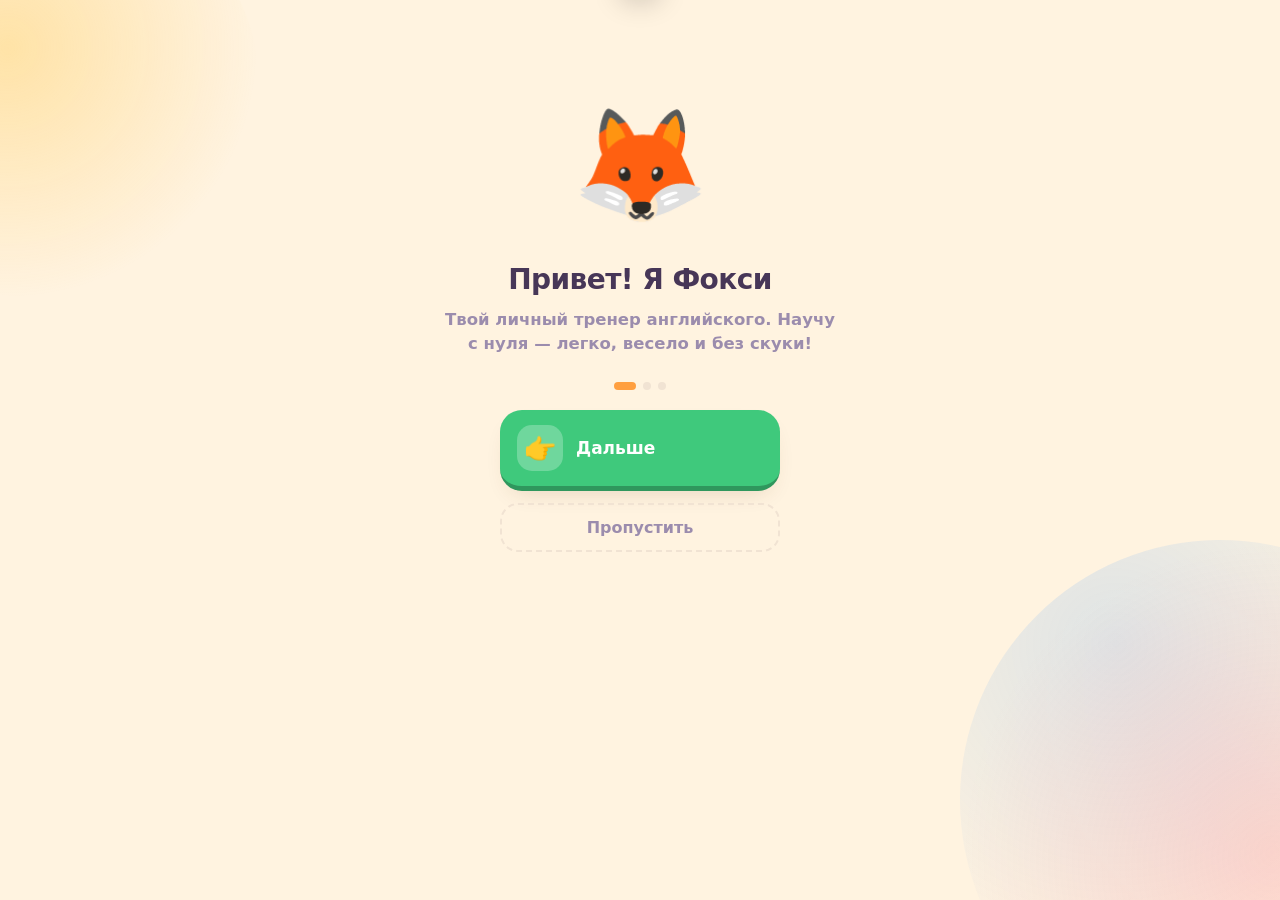
<file: english/index.html>
<!doctype html>
<html lang="ru">
<head>
<meta charset="utf-8">
<meta name="viewport" content="width=device-width, initial-scale=1, viewport-fit=cover, user-scalable=no">
<meta name="theme-color" content="#FFF3E0">
<title>Английский с Фокси 🦊</title>
<link rel="icon" href="data:image/svg+xml,<svg xmlns=%22http://www.w3.org/2000/svg%22 viewBox=%220 0 100 100%22><text y=%22.9em%22 font-size=%2290%22>🦊</text></svg>">
<style>
/* ══════════ ТОКЕНЫ ══════════ */
:root{
  --bg:#FFF3E0; --card:#FFFFFF; --card2:#FFF9F0; --ink:#473657; --mut:#9B8CAD;
  --line:#F1E3D3; --tile:#FFFDF8;
  --green:#3FC97C; --green-d:#2EA25F; --orange:#FF9F40; --orange-d:#E07E15;
  --coral:#FF6B81; --coral-d:#E14A64; --blue:#4EA3FF; --blue-d:#2C7FDF;
  --purple:#A06BF7; --purple-d:#7F49DD; --gold:#FFC53D; --gold-d:#D99F13;
  --teal:#31C8BC; --teal-d:#1FA69B;
  --ok-bg:#E8FAEF; --bad-bg:#FFECEF;
  --shadow:0 10px 24px -12px rgba(96,58,16,.20);
  --blob1:rgba(255,197,61,.35); --blob2:rgba(255,107,129,.22); --blob3:rgba(78,163,255,.18);
}
@media (prefers-color-scheme: dark){
  :root:not([data-theme="light"]){
    --bg:#241D37; --card:#322A4E; --card2:#3A3159; --ink:#F5EFFF; --mut:#A99DC6;
    --line:#453B68; --tile:#3C3360;
    --ok-bg:#1F3A32; --bad-bg:#46283a;
    --shadow:0 12px 26px -12px rgba(0,0,0,.55);
    --blob1:rgba(255,197,61,.10); --blob2:rgba(255,107,129,.10); --blob3:rgba(78,163,255,.10);
  }
}
:root[data-theme="dark"]{
  --bg:#241D37; --card:#322A4E; --card2:#3A3159; --ink:#F5EFFF; --mut:#A99DC6;
  --line:#453B68; --tile:#3C3360;
  --ok-bg:#1F3A32; --bad-bg:#46283a;
  --shadow:0 12px 26px -12px rgba(0,0,0,.55);
  --blob1:rgba(255,197,61,.10); --blob2:rgba(255,107,129,.10); --blob3:rgba(78,163,255,.10);
}
/* ══════════ БАЗА ══════════ */
*{box-sizing:border-box; -webkit-tap-highlight-color:transparent}
html,body{margin:0;padding:0}
body{
  background:var(--bg); color:var(--ink); min-height:100dvh;
  font-family:ui-rounded,"SF Pro Rounded","Segoe UI",system-ui,-apple-system,Roboto,"Helvetica Neue",Arial,sans-serif;
  font-size:16px; line-height:1.45; overflow-x:hidden;
}
body::before,body::after{
  content:""; position:fixed; z-index:0; border-radius:50%; pointer-events:none;
}
body::before{width:420px;height:420px; left:-160px; top:-120px;
  background:radial-gradient(circle at 40% 40%, var(--blob1), transparent 70%);}
body::after{width:520px;height:520px; right:-200px; bottom:-160px;
  background:radial-gradient(circle at 60% 60%, var(--blob2), transparent 70%),
             radial-gradient(circle at 30% 20%, var(--blob3), transparent 60%);}
#app{position:relative; z-index:1; max-width:470px; margin:0 auto;
  padding:14px 16px calc(88px + env(safe-area-inset-bottom)); min-height:100dvh;}
#app.nofoot{padding-bottom:24px}
button{font-family:inherit; color:inherit; border:none; background:none; cursor:pointer; font-size:inherit;
  user-select:none; -webkit-user-select:none}
input{font-family:inherit}
h1,h2,h3{margin:0; text-wrap:balance}
.scr{animation:fadein .25s ease}
@keyframes fadein{from{opacity:0; transform:translateY(6px)} to{opacity:1; transform:none}}
/* ══════════ ШАПКА ══════════ */
.topbar{display:flex; align-items:center; gap:8px; margin-bottom:14px}
.logo{font-weight:900; font-size:19px; letter-spacing:-.02em; display:flex; align-items:center; gap:7px}
.logo .fx{font-size:26px; filter:drop-shadow(0 2px 2px rgba(0,0,0,.12))}
.spacer{flex:1}
.pill{display:inline-flex; align-items:center; gap:5px; background:var(--card);
  border:2px solid var(--line); border-radius:999px; padding:5px 11px 5px 8px;
  font-weight:800; font-size:14px; box-shadow:var(--shadow); font-variant-numeric:tabular-nums}
.pill.dim{opacity:.55}
/* ══════════ КАРТОЧКИ ══════════ */
.card{background:var(--card); border-radius:24px; padding:18px;
  box-shadow:var(--shadow); border:2px solid var(--line); position:relative}
.eyebrow{font-size:11.5px; font-weight:900; letter-spacing:.12em; text-transform:uppercase;
  color:var(--mut); margin:22px 4px 10px}
/* маскот */
.hero{display:flex; gap:14px; align-items:center}
.fox-wrap{flex:0 0 84px; width:84px; height:84px; border-radius:30px 30px 30px 8px;
  background:linear-gradient(135deg,#FFD98E,#FFAB5E); display:grid; place-items:center;
  box-shadow:inset 0 -4px 0 rgba(0,0,0,.08); transform:rotate(-3deg)}
.fox{font-size:52px; animation:floaty 3.2s ease-in-out infinite; transform-origin:50% 90%}
@keyframes floaty{0%,100%{transform:translateY(0) rotate(0)} 50%{transform:translateY(-5px) rotate(2deg)}}
.bubble{flex:1; background:var(--card2); border:2px solid var(--line); border-radius:18px;
  padding:11px 13px; font-size:14.5px; font-weight:600; position:relative}
.bubble::before{content:""; position:absolute; left:-9px; top:26px; width:14px; height:14px;
  background:var(--card2); border-left:2px solid var(--line); border-bottom:2px solid var(--line);
  transform:rotate(45deg); border-radius:0 0 0 4px}
.lvl-line{display:flex; align-items:center; gap:8px; margin-top:12px; font-weight:800; font-size:13.5px}
.lvl-line .bar{flex:1}
/* прогресс-бары */
.bar{height:14px; border-radius:999px; background:var(--line); overflow:hidden; position:relative}
.bar>i{display:block; height:100%; border-radius:999px;
  background:linear-gradient(90deg,var(--gold),var(--orange)); transition:width .5s cubic-bezier(.22,1,.36,1);
  position:relative; min-width:0}
.bar>i::after{content:""; position:absolute; inset:2px 3px auto 3px; height:4px; border-radius:99px;
  background:rgba(255,255,255,.45)}
.bar.green>i{background:linear-gradient(90deg,#6FE3A5,var(--green))}
.bar.blue>i{background:linear-gradient(90deg,#8CC5FF,var(--blue))}
/* ══════════ КНОПКИ ══════════ */
.bigbtn{display:flex; align-items:center; gap:13px; width:100%; text-align:left;
  border-radius:22px; padding:15px 17px; font-weight:900; font-size:17px; color:#fff;
  border:none; border-bottom:5px solid rgba(0,0,0,.25); box-shadow:var(--shadow);
  transition:transform .08s, border-bottom-width .08s, margin-top .08s}
.bigbtn:active{transform:translateY(4px); border-bottom-width:1px}
.bigbtn .ic{font-size:26px; background:rgba(255,255,255,.25); width:46px; height:46px;
  border-radius:15px; display:grid; place-items:center; flex:0 0 46px}
.bigbtn .sub{display:block; font-size:12.5px; font-weight:700; opacity:.85; margin-top:1px}
.bigbtn .count{margin-left:auto; background:rgba(255,255,255,.3); padding:4px 12px;
  border-radius:999px; font-size:15px; font-variant-numeric:tabular-nums}
.b-green{background:var(--green)} .b-orange{background:var(--orange)}
.b-purple{background:var(--purple)} .b-blue{background:var(--blue)}
.b-coral{background:var(--coral)} .b-teal{background:var(--teal)} .b-gold{background:var(--gold)}
.ghostbtn{display:block; width:100%; text-align:center; padding:13px; border-radius:18px;
  font-weight:900; color:var(--mut); border:2px dashed var(--line); margin-top:10px}
.ghostbtn:active{transform:scale(.98)}
/* темы */
.topic{display:flex; align-items:center; gap:13px; width:100%; text-align:left;
  background:var(--card); border:2px solid var(--line); border-radius:22px; padding:13px 15px;
  box-shadow:var(--shadow); margin-bottom:11px; transition:transform .1s}
.topic:active{transform:scale(.98)}
.topic .emo{width:52px; height:52px; flex:0 0 52px; border-radius:17px; display:grid;
  place-items:center; font-size:28px}
.topic .tt{flex:1; min-width:0}
.topic .tt b{font-size:16px; display:flex; align-items:center; gap:7px}
.topic .tt .bar{margin-top:7px; height:10px}
.topic .num{font-size:12.5px; font-weight:800; color:var(--mut); font-variant-numeric:tabular-nums; white-space:nowrap}
.tag{font-size:10.5px; font-weight:900; letter-spacing:.05em; padding:3px 8px; border-radius:999px;
  background:var(--gold); color:#5c4404; text-transform:uppercase}
.tag.done{background:var(--green); color:#fff}
/* ══════════ ТАББАР ══════════ */
.tabbar{position:fixed; z-index:50; left:50%; transform:translateX(-50%);
  bottom:calc(10px + env(safe-area-inset-bottom)); width:min(440px, calc(100% - 24px));
  background:var(--card); border:2px solid var(--line); border-radius:24px;
  box-shadow:0 14px 30px -10px rgba(60,30,5,.28); display:flex; padding:7px}
.tabbar button{flex:1; display:flex; flex-direction:column; align-items:center; gap:2px;
  padding:7px 2px; border-radius:17px; font-size:20px; color:var(--mut); font-weight:800}
.tabbar button span{font-size:10.5px; letter-spacing:.02em}
.tabbar button.on{background:var(--bg); color:var(--ink)}
.tabbar button:active{transform:scale(.94)}
/* ══════════ СЕССИЯ ══════════ */
.shead{display:flex; align-items:center; gap:12px; margin-bottom:18px}
.x{font-size:20px; color:var(--mut); font-weight:900; padding:6px 10px; border-radius:12px}
.x:active{background:var(--line)}
.shead .bar{flex:1; height:16px}
.sxp{font-weight:900; color:var(--orange); font-size:15px; font-variant-numeric:tabular-nums; white-space:nowrap}
.prompt{font-size:15px; font-weight:800; color:var(--mut); margin:4px 2px 14px}
.bigword{font-size:34px; font-weight:900; letter-spacing:-.01em; display:flex; align-items:center;
  gap:10px; flex-wrap:wrap}
.tr{display:inline-block; background:var(--card2); border:2px solid var(--line);
  padding:4px 12px; border-radius:999px; font-size:14px; font-weight:800; color:var(--mut); margin-top:8px}
.sndbtn{width:46px; height:46px; border-radius:15px; background:var(--blue); color:#fff;
  font-size:21px; border-bottom:4px solid var(--blue-d); flex:0 0 46px}
.sndbtn.mini{width:40px; height:40px; font-size:17px; flex-basis:40px}
.sndbtn.slow{background:var(--teal); border-bottom-color:var(--teal-d)}
.sndbtn:active{transform:translateY(3px); border-bottom-width:1px}
.sndbtn.big{width:96px; height:96px; font-size:44px; border-radius:28px; border-bottom-width:7px; margin:0 auto}
.emo-hero{width:112px; height:112px; margin:6px auto 12px; border-radius:36px; display:grid;
  place-items:center; font-size:64px; animation:pop .35s cubic-bezier(.34,1.56,.64,1)}
@keyframes pop{from{transform:scale(.5); opacity:0} to{transform:scale(1); opacity:1}}
.ex-box{background:var(--card2); border:2px solid var(--line); border-radius:16px;
  padding:11px 13px; margin-top:14px; font-size:15px}
.ex-box b{display:flex; align-items:center; gap:8px}
.ex-box .ru{color:var(--mut); font-size:13.5px; font-weight:600; margin-top:2px}
.opts{display:grid; gap:10px; margin-top:16px}
.opts.two{grid-template-columns:1fr 1fr}
.opt{background:var(--card); border:2px solid var(--line); border-bottom-width:5px;
  border-radius:18px; padding:14px 15px; font-size:16.5px; font-weight:800; text-align:center;
  box-shadow:var(--shadow); transition:transform .08s; position:relative}
.opt:active{transform:translateY(3px); border-bottom-width:2px}
.opt .k{position:absolute; left:9px; top:50%; transform:translateY(-50%); font-size:10.5px;
  color:var(--mut); border:1.5px solid var(--line); border-radius:6px; width:17px; height:17px;
  line-height:14px; display:none}
@media (hover:hover){.opt .k{display:block}}
.opt.ok{background:var(--green); border-color:var(--green-d); color:#fff; animation:pop .3s}
.opt.bad{background:var(--coral); border-color:var(--coral-d); color:#fff; animation:shake .4s}
.opt.faded{opacity:.45; pointer-events:none}
.opt:disabled{pointer-events:none}
@keyframes shake{0%,100%{transform:translateX(0)} 20%{transform:translateX(-7px)}
  40%{transform:translateX(7px)} 60%{transform:translateX(-5px)} 80%{transform:translateX(5px)}}
/* сборка слова / предложения */
.slots{display:flex; gap:7px; flex-wrap:wrap; justify-content:center; margin:18px 0 6px; min-height:52px}
.slot{min-width:40px; height:50px; border-bottom:4px solid var(--line); border-radius:8px;
  display:grid; place-items:center; font-size:24px; font-weight:900; padding:0 6px}
.slot.fill{background:var(--card); border:2px solid var(--line); border-bottom-width:4px;
  box-shadow:var(--shadow); animation:pop .2s}
.pool{display:flex; gap:9px; flex-wrap:wrap; justify-content:center; margin-top:18px}
.tile{background:var(--tile); border:2px solid var(--line); border-bottom-width:5px;
  border-radius:14px; min-width:46px; height:52px; padding:0 13px; font-size:22px; font-weight:900;
  box-shadow:var(--shadow); transition:transform .08s}
.tile:active{transform:translateY(3px)}
.tile.used{opacity:.25; pointer-events:none}
.chipline{display:flex; gap:8px; flex-wrap:wrap; min-height:52px; align-content:flex-start;
  border-bottom:3px dashed var(--line); padding-bottom:10px; margin-top:16px}
.chip{background:var(--card); border:2px solid var(--line); border-bottom-width:4px; border-radius:13px;
  padding:9px 13px; font-weight:800; font-size:16px; animation:pop .2s}
.gapline{font-size:22px; font-weight:800; line-height:1.6; margin:10px 2px}
.gapline .gap{display:inline-block; min-width:64px; border-bottom:4px solid var(--orange);
  border-radius:3px; text-align:center; color:var(--orange); font-weight:900}
/* ══════════ ШТОРКА ОТВЕТА ══════════ */
#sheet{position:fixed; z-index:80; left:50%; transform:translateX(-50%) translateY(110%);
  bottom:0; width:min(470px,100%); transition:transform .28s cubic-bezier(.22,1,.36,1)}
#sheet.show{transform:translateX(-50%) translateY(0)}
.sh-in{margin:0; border-radius:26px 26px 0 0; padding:18px 18px calc(16px + env(safe-area-inset-bottom));
  box-shadow:0 -12px 40px rgba(0,0,0,.18)}
.sh-in.good{background:var(--ok-bg)} .sh-in.bad{background:var(--bad-bg)}
.sh-head{display:flex; align-items:center; gap:10px; font-size:19px; font-weight:900; margin-bottom:4px}
.sh-in.good .sh-head{color:var(--green-d)} .sh-in.bad .sh-head{color:var(--coral-d)}
.sh-body{font-size:15px; font-weight:600; margin-bottom:12px}
.sh-body b{font-size:17px}
.nextbtn{display:block; width:100%; text-align:center; padding:15px; border-radius:18px;
  font-weight:900; font-size:17px; color:#fff; border-bottom:5px solid rgba(0,0,0,.25)}
.nextbtn:active{transform:translateY(3px); border-bottom-width:1px}
.nextbtn.g{background:var(--green)} .nextbtn.r{background:var(--coral)}
/* ══════════ СЛОВАРЬ ══════════ */
.search{width:100%; background:var(--card); border:2px solid var(--line); border-radius:18px;
  padding:13px 16px; font-size:16px; font-weight:700; color:var(--ink); outline:none;
  box-shadow:var(--shadow)}
.search::placeholder{color:var(--mut)}
.fchips{display:flex; gap:8px; overflow-x:auto; padding:12px 2px; scrollbar-width:none}
.fchips::-webkit-scrollbar{display:none}
.fchip{white-space:nowrap; background:var(--card); border:2px solid var(--line); border-radius:999px;
  padding:7px 14px; font-weight:800; font-size:13.5px; color:var(--mut)}
.fchip.on{background:var(--ink); color:var(--bg); border-color:var(--ink)}
.wrow{display:flex; align-items:center; gap:12px; width:100%; text-align:left; background:var(--card);
  border:2px solid var(--line); border-radius:18px; padding:10px 13px; margin-bottom:8px; box-shadow:var(--shadow)}
.wrow:active{transform:scale(.985)}
.wrow .we{font-size:26px; width:40px; text-align:center; flex:0 0 40px}
.wrow .wt{flex:1; min-width:0}
.wrow .wt b{font-size:16px}
.wrow .wt small{display:block; color:var(--mut); font-weight:600; font-size:13px;
  white-space:nowrap; overflow:hidden; text-overflow:ellipsis}
.stars{font-size:12px; letter-spacing:1px; white-space:nowrap}
/* ══════════ ГРАММАТИКА ══════════ */
.gcard{margin-bottom:14px}
.gcard h3{font-size:17px; display:flex; gap:9px; align-items:center; margin-bottom:8px}
.gx{display:flex; justify-content:space-between; gap:10px; background:var(--card2);
  border:2px solid var(--line); border-radius:13px; padding:8px 12px; margin-top:7px;
  font-size:15px; align-items:center; flex-wrap:wrap}
.gx b{font-weight:900}
.gx span{color:var(--mut); font-size:13.5px; font-weight:600}
.gt{display:grid; grid-template-columns:1fr 1fr; gap:7px; margin-top:8px}
.gt .c{background:var(--card2); border:2px solid var(--line); border-radius:12px; padding:7px 11px;
  font-weight:800; font-size:14.5px; text-align:center}
.gt .c.hd{background:var(--purple); border-color:var(--purple-d); color:#fff; font-weight:900}
.hl{background:var(--gold); color:#5c4404; border-radius:7px; padding:0 5px; font-weight:900}
.gnote{display:flex; gap:9px; background:var(--ok-bg); border-radius:14px; padding:10px 12px;
  margin-top:10px; font-size:14px; font-weight:600; align-items:flex-start}
.gnote .f{font-size:20px}
/* ══════════ ПРОФИЛЬ / НАГРАДЫ ══════════ */
.statgrid{display:grid; grid-template-columns:repeat(3,1fr); gap:10px; margin-top:12px}
.stat{background:var(--card); border:2px solid var(--line); border-radius:18px; padding:12px 8px;
  text-align:center; box-shadow:var(--shadow)}
.stat .v{font-size:21px; font-weight:900; font-variant-numeric:tabular-nums}
.stat .l{font-size:11px; font-weight:800; color:var(--mut); text-transform:uppercase; letter-spacing:.06em}
.achgrid{display:grid; grid-template-columns:1fr 1fr; gap:10px}
.ach{background:var(--card); border:2px solid var(--line); border-radius:18px; padding:13px;
  text-align:center; box-shadow:var(--shadow)}
.ach .ae{font-size:34px; filter:grayscale(1); opacity:.35}
.ach.got .ae{filter:none; opacity:1; animation:pop .4s}
.ach b{display:block; font-size:13.5px; margin-top:4px}
.ach small{color:var(--mut); font-size:11.5px; font-weight:600; line-height:1.3; display:block}
.setrow{display:flex; align-items:center; gap:11px; width:100%; background:var(--card);
  border:2px solid var(--line); border-radius:18px; padding:13px 15px; margin-bottom:9px;
  font-weight:800; box-shadow:var(--shadow); text-align:left}
.setrow .se{font-size:21px}
.setrow .sv{margin-left:auto; color:var(--mut); font-weight:800}
.goalpick{display:flex; gap:8px}
.goalpick button{flex:1; background:var(--card); border:2px solid var(--line); border-radius:14px;
  padding:9px; font-weight:900}
.goalpick button.on{background:var(--gold); border-color:var(--gold-d); color:#5c4404}
/* ══════════ ФИНАЛ УРОКА ══════════ */
.donebox{text-align:center; padding-top:34px}
.donebox .df{font-size:86px; animation:floaty 2.6s ease-in-out infinite; display:inline-block}
.donebox h2{font-size:26px; margin:10px 0 4px}
.donebox p{color:var(--mut); font-weight:700; margin:0 0 18px}
.dstats{display:flex; gap:10px; justify-content:center; margin-bottom:22px}
.dstat{background:var(--card); border:2px solid var(--line); border-radius:18px; padding:11px 18px;
  box-shadow:var(--shadow)}
.dstat .v{font-size:22px; font-weight:900}
.dstat .l{font-size:11px; font-weight:800; color:var(--mut); text-transform:uppercase}
/* конфетти и тосты */
.cf{position:fixed; top:-20px; z-index:100; width:11px; height:11px; border-radius:3px;
  pointer-events:none; animation:cfall linear forwards}
@keyframes cfall{to{transform:translateY(110vh) rotate(720deg)}}
#toast{position:fixed; z-index:120; top:14px; left:50%; transform:translateX(-50%) translateY(calc(-100% - 30px));
  background:var(--ink); color:var(--bg); border-radius:18px; padding:12px 18px; font-weight:800;
  box-shadow:0 14px 30px rgba(0,0,0,.3); transition:transform .35s cubic-bezier(.22,1,.36,1);
  width:max-content; max-width:calc(100% - 30px); font-size:14.5px}
#toast.show{transform:translateX(-50%) translateY(0)}
/* онбординг */
.onb{text-align:center; padding-top:8vh}
.onb .of{font-size:110px; display:inline-block; animation:floaty 3s ease-in-out infinite}
.onb h1{font-size:28px; margin:14px 0 8px; letter-spacing:-.02em}
.onb p{color:var(--mut); font-weight:700; font-size:16.5px; max-width:34ch; margin:0 auto 26px}
.dots{display:flex; gap:7px; justify-content:center; margin-bottom:20px}
.dots i{width:8px; height:8px; border-radius:99px; background:var(--line)}
.dots i.on{background:var(--orange); width:22px}
.confirm-wrap{margin-top:10px}
@media (prefers-reduced-motion: reduce){
  *,*::before,*::after{animation-duration:.001s !important; transition-duration:.001s !important}
}
</style>
</head>
<body>
<div id="app"></div>
<div id="sheet"></div>
<div id="toast"></div>
<script>
/* ═══════════════ ДАННЫЕ: СЛОВАРЬ ═══════════════ */
/* [en, ru, транскрипция, emoji, пример, перевод примера] */
const TOPICS=[
{id:'basics',name:'Первые слова',e:'👋',color:'#FF6B81',words:[
['hello','привет; здравствуйте','хэлОу','👋','Hello! How are you?','Привет! Как дела?'],
['hi','привет (по-дружески)','хай','🙋','Hi, Tom!','Привет, Том!'],
['good morning','доброе утро','гуд мОнин','🌅','Good morning, Anna!','Доброе утро, Анна!'],
['good evening','добрый вечер','гуд Ивнин','🌆','Good evening!','Добрый вечер!'],
['good night','спокойной ночи','гуд найт','🌙','Good night, mom!','Спокойной ночи, мама!'],
['goodbye','до свидания','гудбАй','🚪','Goodbye, my friend!','До свидания, мой друг!'],
['bye','пока','бай','🤗','Bye! See you!','Пока! Увидимся!'],
['yes','да','йес','✅','Yes, please.','Да, пожалуйста.'],
['no','нет','нОу','❌','No, thank you.','Нет, спасибо.'],
['please','пожалуйста (просьба)','плиз','🙏','Help me, please.','Помоги мне, пожалуйста.'],
['thank you','спасибо','сЭнк ю','💖','Thank you very much!','Большое спасибо!'],
['sorry','извини; извините','сОри','😔','Sorry, I am late.','Извините, я опоздал.'],
['excuse me','простите (обращение)','икскьЮз ми','🙇','Excuse me, where is the bank?','Простите, где банк?'],
['OK','хорошо; ладно','оукЭй','👌','OK, let us go!','Хорошо, пойдём!'],
['welcome','добро пожаловать','уЭлкам','🎉','Welcome to Moscow!','Добро пожаловать в Москву!'],
['of course','конечно','ов кОс','💯','Of course, yes!','Конечно, да!'],
['how are you','как дела?','хАу а ю','💬','Hi! How are you?','Привет! Как дела?'],
['fine','хорошо; отлично','файн','😊','I am fine!','У меня всё хорошо!'],
['nice to meet you','приятно познакомиться','найс ту мит ю','🤝','I am Tom. Nice to meet you!','Я Том. Приятно познакомиться!'],
['see you','увидимся','си ю','😉','See you tomorrow!','Увидимся завтра!'],
]},
{id:'family',name:'Семья и люди',e:'👨‍👩‍👧',color:'#4EA3FF',words:[
['family','семья','фЭмили','👨‍👩‍👧','I love my family.','Я люблю свою семью.'],
['mother','мама; мать','мАзэ','👩','My mother is kind.','Моя мама добрая.'],
['father','папа; отец','фАзэ','👨','My father is strong.','Мой папа сильный.'],
['parents','родители','пЭэрэнтс','👫','My parents are at home.','Мои родители дома.'],
['sister','сестра','сИстэ','👧','I have a sister.','У меня есть сестра.'],
['brother','брат','брАзэ','👦','My brother is ten.','Моему брату десять лет.'],
['son','сын','сан','🧒','This is my son.','Это мой сын.'],
['daughter','дочь','дОтэ','🎀','My daughter likes cats.','Моя дочь любит кошек.'],
['grandmother','бабушка','грЭндмазэ','👵','My grandmother makes cakes.','Моя бабушка печёт торты.'],
['grandfather','дедушка','грЭндфазэ','👴','My grandfather is old.','Мой дедушка старенький.'],
['husband','муж','хАзбэнд','🤵','Her husband is a doctor.','Её муж — врач.'],
['wife','жена','уАйф','👰','His wife is beautiful.','Его жена красивая.'],
['baby','малыш','бЭйби','👶','The baby is sleeping.','Малыш спит.'],
['child','ребёнок','чайлд','🧒','The child is happy.','Ребёнок счастлив.'],
['children','дети','чИлдрэн','🧒🧒','Children like games.','Дети любят игры.'],
['man','мужчина','мэн','🕺','This man is tall.','Этот мужчина высокий.'],
['woman','женщина','уУмэн','💃','This woman is my mother.','Эта женщина — моя мама.'],
['boy','мальчик','бой','⚽','The boy is running.','Мальчик бежит.'],
['girl','девочка','гёл','🌼','The girl is reading.','Девочка читает.'],
['people','люди','пипл','👥','People like music.','Люди любят музыку.'],
['friend','друг','фрэнд','🫂','You are my best friend.','Ты мой лучший друг.'],
['name','имя','нэйм','📛','My name is Anna.','Меня зовут Анна.'],
]},
{id:'numbers',name:'Числа',e:'🔢',color:'#A06BF7',words:[
['zero','ноль','зИэроу','0️⃣','It is zero degrees.','Сейчас ноль градусов.'],
['one','один','уАн','1️⃣','I have one cat.','У меня одна кошка.'],
['two','два','ту','2️⃣','Two cups of tea, please.','Две чашки чая, пожалуйста.'],
['three','три','сри','3️⃣','I see three birds.','Я вижу трёх птиц.'],
['four','четыре','фо','4️⃣','We have four chairs.','У нас четыре стула.'],
['five','пять','файв','5️⃣','Give me five!','Дай пять!'],
['six','шесть','сикс','6️⃣','The bus comes at six.','Автобус приходит в шесть.'],
['seven','семь','сЭвэн','7️⃣','A week has seven days.','В неделе семь дней.'],
['eight','восемь','эйт','8️⃣','I sleep eight hours.','Я сплю восемь часов.'],
['nine','девять','найн','9️⃣','It is nine o\'clock.','Сейчас девять часов.'],
['ten','десять','тэн','🔟','Count to ten!','Посчитай до десяти!'],
['eleven','одиннадцать','илЭвэн','🕚','My son is eleven.','Моему сыну одиннадцать.'],
['twelve','двенадцать','туЭлв','🕛','A year has twelve months.','В году двенадцать месяцев.'],
['twenty','двадцать','туЭнти','🧮','Twenty people are here.','Здесь двадцать человек.'],
['thirty','тридцать','сЁти','📟','I am thirty years old.','Мне тридцать лет.'],
['hundred','сто','хАндрэд','💯','A hundred years is a century.','Сто лет — это век.'],
['thousand','тысяча','сАузэнд','✨','This city is a thousand years old.','Этому городу тысяча лет.'],
['first','первый','фёст','🥇','This is my first lesson.','Это мой первый урок.'],
['second','второй','сЭкэнд','🥈','It is the second door.','Это вторая дверь.'],
['third','третий','сёд','🥉','My room is on the third floor.','Моя комната на третьем этаже.'],
]},
{id:'colors',name:'Цвета',e:'🎨',color:'#FFC53D',words:[
['color','цвет','кАлэ','🎨','What color is it?','Какой это цвет?'],
['red','красный','рэд','🔴','The apple is red.','Яблоко красное.'],
['blue','синий; голубой','блу','🔵','The sky is blue.','Небо голубое.'],
['green','зелёный','грин','🟢','The grass is green.','Трава зелёная.'],
['yellow','жёлтый','йЕлоу','🟡','The sun is yellow.','Солнце жёлтое.'],
['orange','оранжевый','Ориндж','🟠','The carrot is orange.','Морковка оранжевая.'],
['black','чёрный','блэк','⚫','My cat is black.','Мой кот чёрный.'],
['white','белый','уАйт','⚪','Snow is white.','Снег белый.'],
['pink','розовый','пинк','🌸','She likes pink dresses.','Она любит розовые платья.'],
['purple','фиолетовый','пёпл','🟣','Purple is a beautiful color.','Фиолетовый — красивый цвет.'],
['brown','коричневый','брАун','🟤','The bear is brown.','Медведь коричневый.'],
['grey','серый','грэй','🌫️','The mouse is grey.','Мышка серая.'],
]},
{id:'food',name:'Еда и напитки',e:'🍎',color:'#3FC97C',words:[
['food','еда','фуд','🍽️','The food is tasty.','Еда вкусная.'],
['apple','яблоко','эпл','🍎','An apple a day!','По яблоку в день!'],
['banana','банан','бэнАнэ','🍌','Monkeys like bananas.','Обезьяны любят бананы.'],
['lemon','лимон','лЭмэн','🍋','The lemon is yellow.','Лимон жёлтый.'],
['bread','хлеб','брэд','🍞','I buy fresh bread.','Я покупаю свежий хлеб.'],
['milk','молоко','милк','🥛','The cat drinks milk.','Кот пьёт молоко.'],
['water','вода','уОтэ','💧','Drink more water!','Пей больше воды!'],
['tea','чай','ти','🍵','I drink tea in the morning.','Я пью чай по утрам.'],
['coffee','кофе','кОфи','☕','Coffee with milk, please.','Кофе с молоком, пожалуйста.'],
['juice','сок','джус','🧃','Apple juice is tasty.','Яблочный сок вкусный.'],
['egg','яйцо','эг','🥚','I eat an egg for breakfast.','Я ем яйцо на завтрак.'],
['cheese','сыр','чиз','🧀','Mice like cheese.','Мыши любят сыр.'],
['meat','мясо','мит','🥩','Tigers eat meat.','Тигры едят мясо.'],
['chicken','курица','чИкин','🍗','Chicken with rice, please.','Курицу с рисом, пожалуйста.'],
['butter','масло','бАтэ','🧈','Bread and butter.','Хлеб с маслом.'],
['sugar','сахар','шУгэ','🍬','Tea without sugar, please.','Чай без сахара, пожалуйста.'],
['salt','соль','солт','🧂','Pass me the salt, please.','Передай соль, пожалуйста.'],
['rice','рис','райс','🍚','Rice is white.','Рис белый.'],
['soup','суп','суп','🍲','Hot soup is good.','Горячий суп — это хорошо.'],
['salad','салат','сЭлэд','🥗','I make a salad.','Я готовлю салат.'],
['cake','торт','кейк','🍰','A birthday cake!','Праздничный торт!'],
['chocolate','шоколад','чОклэт','🍫','Chocolate is sweet.','Шоколад сладкий.'],
['ice cream','мороженое','айс крим','🍦','Kids love ice cream.','Дети обожают мороженое.'],
['pizza','пицца','пИтсэ','🍕','Pizza with cheese.','Пицца с сыром.'],
['breakfast','завтрак','брЭкфэст','🍳','Breakfast is at eight.','Завтрак в восемь.'],
['lunch','обед','ланч','🥪','Lunch time!','Время обеда!'],
['dinner','ужин','дИнэ','🥘','Dinner is ready!','Ужин готов!'],
]},
{id:'animals',name:'Животные',e:'🐶',color:'#FF9F40',words:[
['animal','животное','Энимэл','🐾','A fox is a wild animal.','Лиса — дикое животное.'],
['cat','кот; кошка','кэт','🐱','The cat is sleeping.','Кошка спит.'],
['dog','собака','дог','🐶','The dog is my friend.','Собака — мой друг.'],
['bird','птица','бёд','🐦','The bird can fly.','Птица умеет летать.'],
['fish','рыба','фиш','🐟','Fish live in water.','Рыбы живут в воде.'],
['horse','лошадь','хос','🐴','The horse is fast.','Лошадь быстрая.'],
['cow','корова','кАу','🐮','The cow gives milk.','Корова даёт молоко.'],
['pig','свинья','пиг','🐷','The pig is pink.','Поросёнок розовый.'],
['sheep','овца','шип','🐑','Sheep are white.','Овцы белые.'],
['mouse','мышь','мАус','🐭','The mouse is small.','Мышка маленькая.'],
['rabbit','кролик','рЭбит','🐰','The rabbit eats carrots.','Кролик ест морковку.'],
['bear','медведь','бЭэ','🐻','The bear sleeps in winter.','Медведь спит зимой.'],
['wolf','волк','вулф','🐺','The wolf lives in the forest.','Волк живёт в лесу.'],
['fox','лиса','фокс','🦊','The fox is orange.','Лиса рыжая.'],
['lion','лев','лАйэн','🦁','The lion is the king.','Лев — король.'],
['tiger','тигр','тАйгэ','🐯','The tiger has stripes.','У тигра полоски.'],
['elephant','слон','Элифэнт','🐘','The elephant is very big.','Слон очень большой.'],
['monkey','обезьяна','мАнки','🐵','The monkey eats a banana.','Обезьянка ест банан.'],
['duck','утка','дак','🦆','Ducks can swim.','Утки умеют плавать.'],
['frog','лягушка','фрог','🐸','The frog is green.','Лягушка зелёная.'],
]},
{id:'home',name:'Дом',e:'🏠',color:'#31C8BC',words:[
['house','дом (здание)','хАус','🏠','Our house is big.','Наш дом большой.'],
['home','дом (родной)','хОум','🏡','I am at home.','Я дома.'],
['room','комната','рум','🚪','My room is small.','Моя комната маленькая.'],
['kitchen','кухня','кИчин','🍳','Mom is in the kitchen.','Мама на кухне.'],
['bathroom','ванная','бАсрум','🛁','The bathroom is clean.','Ванная чистая.'],
['bedroom','спальня','бЭдрум','🛌','The bedroom is warm.','В спальне тепло.'],
['door','дверь','до','🚪','Open the door, please.','Открой дверь, пожалуйста.'],
['window','окно','уИндоу','🪟','Look out of the window!','Посмотри в окно!'],
['wall','стена','уОл','🧱','The wall is white.','Стена белая.'],
['floor','пол; этаж','флО','🪜','The toys are on the floor.','Игрушки на полу.'],
['table','стол','тэйбл','🍽️','The cup is on the table.','Чашка на столе.'],
['chair','стул','чЭэ','🪑','Sit on the chair.','Сядь на стул.'],
['bed','кровать','бэд','🛏️','The cat is under the bed.','Кошка под кроватью.'],
['sofa','диван','сОуфэ','🛋️','The sofa is soft.','Диван мягкий.'],
['lamp','лампа','лэмп','💡','Turn on the lamp.','Включи лампу.'],
['TV','телевизор','ти-вИ','📺','Turn off the TV.','Выключи телевизор.'],
['phone','телефон','фОун','📱','Where is my phone?','Где мой телефон?'],
['computer','компьютер','кэмпьЮтэ','💻','I work at the computer.','Я работаю за компьютером.'],
['key','ключ','ки','🔑','The keys are in the bag.','Ключи в сумке.'],
['clock','часы','клок','🕰️','The clock is on the wall.','Часы на стене.'],
['mirror','зеркало','мИрэ','🪞','Look in the mirror.','Посмотри в зеркало.'],
['fridge','холодильник','фридж','🧊','The milk is in the fridge.','Молоко в холодильнике.'],
['cup','чашка','кап','🫖','A cup of tea.','Чашка чая.'],
['plate','тарелка','плэйт','🥣','The plate is on the table.','Тарелка на столе.'],
['garden','сад','гАдн','🌷','Flowers grow in the garden.','В саду растут цветы.'],
]},
{id:'clothes',name:'Одежда',e:'👕',color:'#FF6B81',words:[
['clothes','одежда','клОузз','👚','My clothes are new.','Моя одежда новая.'],
['shirt','рубашка','шёт','👔','His shirt is white.','Его рубашка белая.'],
['T-shirt','футболка','тИ-шёт','👕','I like this T-shirt.','Мне нравится эта футболка.'],
['dress','платье','дрэс','👗','What a beautiful dress!','Какое красивое платье!'],
['skirt','юбка','скёт','💃','Her skirt is short.','Её юбка короткая.'],
['trousers','брюки','трАузэз','👖','These trousers are long.','Эти брюки длинные.'],
['jeans','джинсы','джинз','🤠','Blue jeans are cool.','Синие джинсы — это круто.'],
['jacket','куртка','джЭкит','🧥','Take your jacket, it is cold.','Возьми куртку, холодно.'],
['coat','пальто','кОут','🥼','My coat is warm.','Моё пальто тёплое.'],
['shoes','обувь; туфли','шуз','👟','My shoes are old.','Мои туфли старые.'],
['boots','ботинки; сапоги','бутс','👢','Winter boots.','Зимние сапоги.'],
['hat','шапка; шляпа','хэт','🎩','Put on your hat!','Надень шапку!'],
['socks','носки','сокс','🧦','Where are my socks?','Где мои носки?'],
['scarf','шарф','скаф','🧣','A warm scarf.','Тёплый шарф.'],
['gloves','перчатки','глАвз','🧤','I have red gloves.','У меня красные перчатки.'],
['sweater','свитер','суЭтэ','🧶','This sweater is warm.','Этот свитер тёплый.'],
]},
{id:'city',name:'Город и транспорт',e:'🚗',color:'#4EA3FF',words:[
['city','город','сИти','🏙️','Moscow is a big city.','Москва — большой город.'],
['street','улица','стрит','🛣️','I live on this street.','Я живу на этой улице.'],
['road','дорога','рОуд','🛤️','The road is long.','Дорога длинная.'],
['car','машина','ка','🚗','My car is red.','Моя машина красная.'],
['bus','автобус','бас','🚌','I go to work by bus.','Я езжу на работу на автобусе.'],
['train','поезд','трэйн','🚆','The train goes to Moscow.','Поезд едет в Москву.'],
['plane','самолёт','плэйн','✈️','The plane is in the sky.','Самолёт в небе.'],
['bicycle','велосипед','бАйсикл','🚲','I ride a bicycle.','Я катаюсь на велосипеде.'],
['taxi','такси','тЭкси','🚕','Let us take a taxi.','Давай возьмём такси.'],
['metro','метро','мЭтроу','🚇','The metro is fast.','Метро быстрое.'],
['shop','магазин','шоп','🏪','The shop is open.','Магазин открыт.'],
['market','рынок','мАкит','🛒','We buy fruit at the market.','Мы покупаем фрукты на рынке.'],
['hospital','больница','хОспитл','🏥','The hospital is big.','Больница большая.'],
['bank','банк','бэнк','🏦','The bank is closed.','Банк закрыт.'],
['park','парк','пак','🛝','Let us walk in the park.','Давай погуляем в парке.'],
['cafe','кафе','кЭфэй','🥐','This cafe has good coffee.','В этом кафе хороший кофе.'],
['restaurant','ресторан','рЭстронт','🍴','This restaurant is good.','Этот ресторан хороший.'],
['cinema','кинотеатр','сИнэмэ','🎬','We go to the cinema.','Мы идём в кино.'],
['museum','музей','мьюзИэм','🏛️','The museum is old.','Музей старинный.'],
['bridge','мост','бридж','🌉','The bridge is over the river.','Мост через реку.'],
['airport','аэропорт','Эйэпот','🛫','We are at the airport.','Мы в аэропорту.'],
['station','вокзал; станция','стЭйшн','🚉','The station is near.','Вокзал рядом.'],
]},
{id:'body',name:'Тело и внешность',e:'🙂',color:'#A06BF7',words:[
['body','тело','бОди','🧍','The body needs sport.','Телу нужен спорт.'],
['head','голова','хэд','👤','My head hurts.','У меня болит голова.'],
['face','лицо','фэйс','🙂','Wash your face!','Умой лицо!'],
['eye','глаз','ай','👁️','My eyes are green.','Мои глаза зелёные.'],
['ear','ухо','Иэ','👂','Rabbits have long ears.','У кроликов длинные уши.'],
['nose','нос','нОуз','👃','The clown has a red nose.','У клоуна красный нос.'],
['mouth','рот','мАус(ф)','👄','Open your mouth.','Открой рот.'],
['tooth','зуб','тус','🦷','My tooth hurts.','У меня болит зуб.'],
['hair','волосы','хЭэ','💇','Her hair is long.','У неё длинные волосы.'],
['neck','шея','нэк','🦒','The giraffe has a long neck.','У жирафа длинная шея.'],
['arm','рука (вся)','ам','💪','Strong arms.','Сильные руки.'],
['hand','рука (кисть)','хэнд','✋','Give me your hand.','Дай мне руку.'],
['finger','палец','фИнгэ','☝️','I have ten fingers.','У меня десять пальцев.'],
['leg','нога (вся)','лэг','🦵','My legs are tired.','Мои ноги устали.'],
['foot','стопа','фут','🦶','My foot is small.','Моя стопа маленькая.'],
['back','спина','бэк','🧘','My back is straight.','Моя спина прямая.'],
['heart','сердце','хат','❤️','My heart says yes!','Моё сердце говорит «да»!'],
['smile','улыбка','смайл','😄','What a nice smile!','Какая милая улыбка!'],
]},
{id:'nature',name:'Природа и погода',e:'☀️',color:'#3FC97C',words:[
['sun','солнце','сан','☀️','The sun is bright.','Солнце яркое.'],
['moon','луна','мун','🌕','The moon is in the sky.','Луна в небе.'],
['star','звезда','ста','⭐','Stars shine at night.','Звёзды светят ночью.'],
['sky','небо','скай','🌌','The sky is blue today.','Небо сегодня голубое.'],
['cloud','облако','клАуд','☁️','A big white cloud.','Большое белое облако.'],
['rain','дождь','рэйн','🌧️','It rains in autumn.','Осенью идут дожди.'],
['snow','снег','снОу','❄️','Snow falls in winter.','Зимой идёт снег.'],
['wind','ветер','уИнд','💨','The wind is strong today.','Сегодня сильный ветер.'],
['weather','погода','уЭзэ','🌦️','The weather is good.','Погода хорошая.'],
['tree','дерево','три','🌳','The tree is very old.','Это дерево очень старое.'],
['flower','цветок','флАуэ','🌺','What a beautiful flower!','Какой красивый цветок!'],
['grass','трава','грас','🌿','The grass is soft.','Трава мягкая.'],
['forest','лес','фОрист','🌲','Bears live in the forest.','В лесу живут медведи.'],
['river','река','рИвэ','🏞️','The river is long.','Река длинная.'],
['sea','море','си','🌊','We swim in the sea.','Мы купаемся в море.'],
['lake','озеро','лэйк','🛶','The lake is clean.','Озеро чистое.'],
['mountain','гора','мАунтин','⛰️','The mountain is high.','Гора высокая.'],
['beach','пляж','бич','🏖️','We play on the beach.','Мы играем на пляже.'],
['fire','огонь','фАйэ','🔥','Fire is hot.','Огонь горячий.'],
['stone','камень','стОун','🪨','The stone is heavy.','Камень тяжёлый.'],
]},
{id:'time',name:'Время и дни недели',e:'⏰',color:'#FFC53D',words:[
['time','время','тайм','⏳','What time is it?','Который час?'],
['day','день','дэй','📅','Have a nice day!','Хорошего дня!'],
['night','ночь','найт','🌃','The city sleeps at night.','Ночью город спит.'],
['morning','утро','мОнин','🌄','I run in the morning.','Утром я бегаю.'],
['evening','вечер','Ивнин','🌇','We read in the evening.','Вечером мы читаем.'],
['afternoon','день (после 12:00)','афтэнУн','🕑','Lunch is in the afternoon.','Обед — после полудня.'],
['week','неделя','уИк','🗓️','See you next week!','Увидимся на следующей неделе!'],
['month','месяц','манс','📆','May is my favorite month.','Май — мой любимый месяц.'],
['year','год','йИэ','🎆','Happy New Year!','С Новым годом!'],
['today','сегодня','тудЭй','📍','Today is Monday.','Сегодня понедельник.'],
['tomorrow','завтра','тумОроу','➡️','Tomorrow is a new day.','Завтра — новый день.'],
['yesterday','вчера','йЕстэдэй','⬅️','Yesterday was Sunday.','Вчера было воскресенье.'],
['now','сейчас','нАу','⚡','I am busy now.','Я сейчас занят.'],
['hour','час','Ауэ','🕐','One hour is sixty minutes.','Один час — это шестьдесят минут.'],
['minute','минута','мИнит','⏱️','Wait a minute!','Подожди минутку!'],
['Monday','понедельник','мАндэй','😴','I work on Monday.','В понедельник я работаю.'],
['Tuesday','вторник','тьЮздэй','✌️','Tuesday is a good day.','Вторник — хороший день.'],
['Wednesday','среда','уЭнздэй','🐪','Wednesday is the middle of the week.','Среда — середина недели.'],
['Thursday','четверг','сЁздэй','🍀','We have a lesson on Thursday.','В четверг у нас урок.'],
['Friday','пятница','фрАйдэй','🎉','Friday is my favorite day!','Пятница — мой любимый день!'],
['Saturday','суббота','сЭтэдэй','🎪','We rest on Saturday.','В субботу мы отдыхаем.'],
['Sunday','воскресенье','сАндэй','🥞','Pancakes on Sunday!','Блинчики в воскресенье!'],
]},
{id:'verbs',name:'Главные глаголы',e:'🏃',color:'#FF9F40',words:[
['go','идти; ехать','гОу','🚶','I go to school.','Я иду в школу.'],
['come','приходить','кам','🔜','Come to me!','Иди ко мне!'],
['see','видеть','си','👀','I see a cat.','Я вижу кошку.'],
['look','смотреть','лук','🔭','Look at the sky!','Посмотри на небо!'],
['listen','слушать','лисн','🎧','Listen to music.','Слушай музыку.'],
['hear','слышать','хИэ','🔊','I hear a song.','Я слышу песню.'],
['eat','есть; кушать','ит','😋','I eat an apple.','Я ем яблоко.'],
['drink','пить','дринк','🥤','Drink some water!','Выпей воды!'],
['sleep','спать','слип','💤','Cats sleep a lot.','Кошки много спят.'],
['run','бегать','ран','🏃','I run fast.','Я бегаю быстро.'],
['walk','гулять; ходить','уОк','🚶‍♀️','We walk in the park.','Мы гуляем в парке.'],
['play','играть','плэй','🎮','Children play games.','Дети играют в игры.'],
['read','читать','рид','📖','I like to read.','Я люблю читать.'],
['write','писать','райт','✍️','Write your name.','Напиши своё имя.'],
['speak','говорить','спик','🗣️','I speak English!','Я говорю по-английски!'],
['like','нравиться','лайк','👍','I like tea.','Мне нравится чай.'],
['love','любить','лав','💘','I love my cat.','Я люблю своего кота.'],
['want','хотеть','уОнт','🌠','I want ice cream.','Я хочу мороженое.'],
['know','знать','нОу','🧠','I know this word!','Я знаю это слово!'],
['think','думать','синк','💭','I think you are right.','Думаю, ты прав.'],
['work','работать','уёк','💼','I work in an office.','Я работаю в офисе.'],
['live','жить','лив','🏘️','I live in Russia.','Я живу в России.'],
['make','делать; готовить','мэйк','🛠️','We make a cake.','Мы готовим торт.'],
['do','делать','ду','🎯','Do your homework!','Делай домашнее задание!'],
['have','иметь','хэв','🎁','I have a dog.','У меня есть собака.'],
['give','давать','гив','🤲','Give me the book, please.','Дай мне книгу, пожалуйста.'],
['take','брать','тэйк','✊','Take your phone.','Возьми свой телефон.'],
['open','открывать','Оупэн','🔓','Open the window!','Открой окно!'],
['close','закрывать','клОуз','🔒','Close the door, please.','Закрой дверь, пожалуйста.'],
['buy','покупать','бай','🛍️','We buy bread here.','Мы покупаем хлеб здесь.'],
['help','помогать','хэлп','🆘','Can you help me?','Можешь мне помочь?'],
]},
{id:'adj',name:'Описываем всё',e:'😊',color:'#31C8BC',words:[
['big','большой','биг','🦣','The elephant is big.','Слон большой.'],
['small','маленький','смОл','🐜','The ant is small.','Муравей маленький.'],
['good','хороший','гуд','😊','It is a good idea!','Это хорошая идея!'],
['bad','плохой','бэд','👎','The weather is bad today.','Погода сегодня плохая.'],
['new','новый','нью','✨','I have a new phone.','У меня новый телефон.'],
['old','старый','Оулд','🏚️','This house is old.','Этот дом старый.'],
['young','молодой','янг','🌱','My parents are young.','Мои родители молодые.'],
['hot','горячий; жаркий','хот','🌶️','The tea is hot.','Чай горячий.'],
['cold','холодный','кОулд','🥶','Winter is cold.','Зима холодная.'],
['warm','тёплый','уОм','♨️','The sweater is warm.','Свитер тёплый.'],
['fast','быстрый','фаст','🚀','The plane is fast.','Самолёт быстрый.'],
['slow','медленный','слОу','🐢','The turtle is slow.','Черепаха медленная.'],
['happy','счастливый','хЭпи','😃','I am happy today!','Я сегодня счастлив!'],
['sad','грустный','сэд','😢','Why are you sad?','Почему ты грустный?'],
['beautiful','красивый','бьЮтифул','🌹','What a beautiful day!','Какой красивый день!'],
['easy','лёгкий; простой','Изи','🎈','English is easy!','Английский — это просто!'],
['difficult','трудный','дИфикэлт','🧗','This word is difficult.','Это слово трудное.'],
['long','длинный','лон','📏','The snake is long.','Змея длинная.'],
['short','короткий','шот','✂️','Short hair.','Короткие волосы.'],
['tall','высокий','тОл','🗼','My brother is tall.','Мой брат высокий.'],
['strong','сильный','строн','🏋️','Elephants are strong.','Слоны сильные.'],
['hungry','голодный','хАнгри','🥺','I am hungry! Let us eat!','Я голодный! Давай есть!'],
['tired','усталый','тАйэд','🥱','I am tired today.','Я сегодня устал.'],
['funny','смешной','фАни','🤡','The clown is funny.','Клоун смешной.'],
['clever','умный','клЭвэ','🦉','The fox is clever.','Лиса умная.'],
['interesting','интересный','Интрэстин','🧩','This book is interesting.','Эта книга интересная.'],
]},
{id:'school',name:'Школа и работа',e:'🎒',color:'#4EA3FF',words:[
['school','школа','скул','🏫','The school is near my house.','Школа рядом с моим домом.'],
['lesson','урок','лэсн','📚','The lesson starts at nine.','Урок начинается в девять.'],
['teacher','учитель','тИчэ','🧑‍🏫','Our teacher is kind.','Наш учитель добрый.'],
['student','ученик; студент','стьЮдэнт','🧑‍🎓','I am a student.','Я студент.'],
['book','книга','бук','📕','This book is about animals.','Эта книга о животных.'],
['notebook','тетрадь','нОутбук','📓','Write in your notebook.','Пиши в тетради.'],
['pen','ручка','пэн','🖊️','My pen is blue.','Моя ручка синяя.'],
['pencil','карандаш','пЭнсил','✏️','Draw with a pencil.','Рисуй карандашом.'],
['paper','бумага','пЭйпэ','📄','A sheet of paper.','Лист бумаги.'],
['bag','сумка; рюкзак','бэг','🎒','My bag is heavy.','Мой рюкзак тяжёлый.'],
['word','слово','уёд','🔤','I learn ten words a day.','Я учу десять слов в день.'],
['letter','буква; письмо','лЭтэ','✉️','The word "cat" has three letters.','В слове «cat» три буквы.'],
['question','вопрос','куЭсчэн','❓','I have a question!','У меня вопрос!'],
['answer','ответ','Ансэ','✔️','I know the answer.','Я знаю ответ.'],
['homework','домашнее задание','хОумуёк','📝','I do my homework.','Я делаю домашнее задание.'],
['money','деньги','мАни','💰','Money is in the bag.','Деньги в сумке.'],
['job','работа (профессия)','джоб','👷','I like my job.','Мне нравится моя работа.'],
['doctor','врач','дОктэ','🧑‍⚕️','The doctor helps people.','Врач помогает людям.'],
]},
];
/* ═══════════════ ДАННЫЕ: ГРАММАТИКА ═══════════════ */
/* Задания: pick (выбор), gap (пропуск), build (собери предложение) */
const GRAMMAR=[
{id:'pron',t:'Я, ты, он, она…',e:'🤖',color:'#A06BF7',intro:'Местоимения — самые нужные слова языка',
cards:[
{h:'🎭 Кто есть кто',b:`<div class="gt"><div class="c hd">По-русски</div><div class="c hd">По-английски</div>
<div class="c">я</div><div class="c"><b>I</b> — ай</div>
<div class="c">ты / вы</div><div class="c"><b>you</b> — ю</div>
<div class="c">он</div><div class="c"><b>he</b> — хи</div>
<div class="c">она</div><div class="c"><b>she</b> — ши</div>
<div class="c">оно / это</div><div class="c"><b>it</b> — ит</div>
<div class="c">мы</div><div class="c"><b>we</b> — уи</div>
<div class="c">они</div><div class="c"><b>they</b> — зэй</div></div>
<div class="gnote"><span class="f">🦊</span><span><b>I</b> всегда пишется с большой буквы — даже в середине предложения!</span></div>`},
{h:'🐱 it — для предметов и животных',b:`<div class="gx"><b>This is a cat. <span class="hl">It</span> is black.</b><span>Это кот. Он чёрный.</span></div>
<div class="gx"><b><span class="hl">It</span> is my phone.</b><span>Это мой телефон.</span></div>
<div class="gnote"><span class="f">💡</span><span><b>you</b> — это и «ты», и «вы». В английском все на «you»!</span></div>`},
],quiz:[
{t:'gap',q:'___ am Anna.',ru:'Я — Анна.',o:['I','He','We'],a:0,hint:'«Я» = I, всегда с большой буквы'},
{t:'pick',q:'Как сказать «она»?',o:['she','he','it','we'],a:0},
{t:'pick',q:'Как сказать «они»?',o:['they','we','you','he'],a:0},
{t:'gap',q:'___ is my cat.',ru:'Это мой кот (о животном).',o:['It','I','We'],a:0,hint:'Животные и предметы = it'},
{t:'pick',q:'Ты + твой друг = …',o:['we','they','he','it'],a:0,hint:'Мы = we'},
{t:'gap',q:'___ are my friends.',ru:'Они мои друзья.',o:['They','He','I'],a:0},
{t:'pick',q:'Как сказать «мы»?',o:['we','you','they','she'],a:0},
]},
{id:'tobe',t:'am / is / are',e:'⭐',color:'#3FC97C',intro:'Три формы глагола «быть» — сердце английского',
cards:[
{h:'⭐ Волшебное слово «есть»',b:`По-русски: «Я — студент». По-английски нельзя без глагола:
<div class="gx"><b>I <span class="hl">am</span> a student.</b><span>Я (есть) студент.</span></div>`},
{h:'🧩 Кому какое слово',b:`<div class="gt"><div class="c">I</div><div class="c"><b class="hl">am</b></div>
<div class="c">he / she / it</div><div class="c"><b class="hl">is</b></div>
<div class="c">you / we / they</div><div class="c"><b class="hl">are</b></div></div>
<div class="gx"><b>She <span class="hl">is</span> a doctor.</b><span>Она врач.</span></div>
<div class="gx"><b>They <span class="hl">are</span> at home.</b><span>Они дома.</span></div>`},
{h:'✂️ Сокращения',b:`Англичане любят сокращать:
<div class="gx"><b>I am → I'm</b><span>I'm happy!</span></div>
<div class="gx"><b>she is → she's</b><span>She's my sister.</span></div>
<div class="gx"><b>they are → they're</b><span>They're friends.</span></div>`},
],quiz:[
{t:'gap',q:'I ___ happy.',ru:'Я счастлив.',o:['am','is','are'],a:0},
{t:'gap',q:'She ___ my sister.',ru:'Она моя сестра.',o:['is','am','are'],a:0},
{t:'gap',q:'They ___ at home.',ru:'Они дома.',o:['are','is','am'],a:0},
{t:'gap',q:'It ___ a cat.',ru:'Это кошка.',o:['is','are','am'],a:0},
{t:'build',ru:'Я студент.',w:['I','am','a','student'],x:['is']},
{t:'gap',q:'We ___ friends.',ru:'Мы друзья.',o:['are','am','is'],a:0},
{t:'build',ru:'Она красивая.',w:['She','is','beautiful'],x:['are']},
]},
{id:'tobeq',t:'Вопросы и «не»',e:'❓',color:'#FF9F40',intro:'Спрашиваем и отрицаем с am / is / are',
cards:[
{h:'🔄 Вопрос = перестановка',b:`Поменяй местами — и получится вопрос:
<div class="gx"><b>She is happy. → <span class="hl">Is</span> she happy?</b><span>Она счастлива?</span></div>
<div class="gx"><b>You are tired. → <span class="hl">Are</span> you tired?</b><span>Ты устал?</span></div>`},
{h:'💬 Короткие ответы',b:`<div class="gx"><b>Yes, I am. / No, I am not.</b><span>Да. / Нет.</span></div>
<div class="gx"><b>Yes, she is. / No, she isn't.</b><span>Да. / Нет.</span></div>`},
{h:'🚫 Отрицание = not',b:`Просто добавь <b class="hl">not</b> после am / is / are:
<div class="gx"><b>I am <span class="hl">not</span> tired.</b><span>Я не устал.</span></div>
<div class="gx"><b>It is <span class="hl">not</span> my bag. = It isn't my bag.</b><span>Это не моя сумка.</span></div>`},
],quiz:[
{t:'pick',q:'Как спросить: «Она дома?»',o:['Is she at home?','She is at home?','Are she at home?'],a:0},
{t:'gap',q:'___ you tired?',ru:'Ты устал?',o:['Are','Is','Am'],a:0},
{t:'build',ru:'Он не голодный.',w:['He','is','not','hungry'],x:['are']},
{t:'gap',q:'Yes, I ___.',ru:'Да (отвечаю про себя).',o:['am','is','are'],a:0},
{t:'gap',q:'It ___ not my bag.',ru:'Это не моя сумка.',o:['is','are','am'],a:0},
{t:'build',ru:'Ты счастлив?',w:['Are','you','happy'],x:['is']},
]},
{id:'art',t:'a / an / the',e:'🔤',color:'#4EA3FF',intro:'Маленькие слова перед предметами',
cards:[
{h:'1️⃣ a = «один какой-то»',b:`<div class="gx"><b><span class="hl">a</span> cat, <span class="hl">a</span> dog, <span class="hl">a</span> book</b><span>какой-то кот, пёс, книга</span></div>
Говорим о чём-то <b>впервые</b> или «одном из многих».`},
{h:'🍏 an — перед гласным звуком',b:`Если слово начинается с гласного звука (а, э, о, и) — ставим <b class="hl">an</b>:
<div class="gx"><b><span class="hl">an</span> apple, <span class="hl">an</span> egg, <span class="hl">an</span> elephant</b><span>яблоко, яйцо, слон</span></div>`},
{h:'👉 the = «тот самый»',b:`О том, что уже знакомо нам обоим:
<div class="gx"><b>Where is <span class="hl">the</span> cat?</b><span>Где (наш) кот?</span></div>
<div class="gnote"><span class="f">🦊</span><span>Перед именами и городами артикль не нужен: Anna lives in Moscow.</span></div>`},
],quiz:[
{t:'pick',q:'___ apple',o:['an','a','—'],a:0,hint:'apple начинается с гласного звука'},
{t:'pick',q:'___ dog',o:['a','an','—'],a:0},
{t:'gap',q:'I see ___ egg.',ru:'Я вижу яйцо.',o:['an','a','the'],a:0},
{t:'gap',q:'This is ___ banana.',ru:'Это банан.',o:['a','an','—'],a:0},
{t:'gap',q:'Where is ___ cat?',ru:'Где (наш, тот самый) кот?',o:['the','a','an'],a:0,hint:'«Тот самый» = the'},
{t:'pick',q:'___ elephant',o:['an','a','—'],a:0},
]},
{id:'plural',t:'Один и много',e:'🍬',color:'#FF6B81',intro:'Множественное число: cats, buses, children',
cards:[
{h:'➕ Обычно просто +s',b:`<div class="gx"><b>cat → cat<span class="hl">s</span></b><span>кот → коты</span></div>
<div class="gx"><b>book → book<span class="hl">s</span></b><span>книга → книги</span></div>`},
{h:'🚌 После s, sh, ch, x → +es',b:`<div class="gx"><b>bus → bus<span class="hl">es</span></b><span>автобусы</span></div>
<div class="gx"><b>box → box<span class="hl">es</span></b><span>коробки</span></div>`},
{h:'🃏 Слова-хитрецы (запомни!)',b:`<div class="gt"><div class="c">man → <b class="hl">men</b></div><div class="c">woman → <b class="hl">women</b></div>
<div class="c">child → <b class="hl">children</b></div><div class="c">tooth → <b class="hl">teeth</b></div>
<div class="c">foot → <b class="hl">feet</b></div><div class="c">mouse → <b class="hl">mice</b></div></div>`},
],quiz:[
{t:'pick',q:'cat → ?',o:['cats','cates','caties'],a:0},
{t:'pick',q:'bus → ?',o:['buses','buss','busies'],a:0},
{t:'pick',q:'child → ?',o:['children','childs','childrens'],a:0},
{t:'pick',q:'man → ?',o:['men','mans','manes'],a:0},
{t:'pick',q:'tooth → ?',o:['teeth','tooths','toothes'],a:0},
{t:'pick',q:'mouse → ?',o:['mice','mouses','mices'],a:0},
{t:'gap',q:'I have two ___.',ru:'У меня две кошки.',o:['cats','cat','cates'],a:0},
]},
{id:'this',t:'this / that / these / those',e:'🖐',color:'#31C8BC',intro:'Это здесь, то — там',
cards:[
{h:'🖐 Близко или далеко?',b:`<div class="gt"><div class="c hd">Близко 🖐</div><div class="c hd">Далеко 👉</div>
<div class="c"><b class="hl">this</b> — это (одно)</div><div class="c"><b class="hl">that</b> — то (одно)</div>
<div class="c"><b class="hl">these</b> — эти (много)</div><div class="c"><b class="hl">those</b> — те (много)</div></div>`},
{h:'🎈 Примеры',b:`<div class="gx"><b><span class="hl">This</span> is my phone.</b><span>Это мой телефон (в руке).</span></div>
<div class="gx"><b><span class="hl">That</span> is my house.</b><span>То мой дом (вдали).</span></div>
<div class="gx"><b><span class="hl">These</span> are my books.</b><span>Это мои книги (рядом).</span></div>`},
],quiz:[
{t:'pick',q:'Одна книга У ТЕБЯ В РУКЕ:',o:['this','that','these','those'],a:0},
{t:'pick',q:'Один дом ВДАЛЕКЕ:',o:['that','this','these','those'],a:0},
{t:'pick',q:'Много яблок В РУКАХ:',o:['these','those','this','that'],a:0},
{t:'pick',q:'Те птицы высоко В НЕБЕ:',o:['those','these','this','that'],a:0},
{t:'gap',q:'___ is my phone.',ru:'Вот это (в руке) мой телефон.',o:['This','These','Those'],a:0},
{t:'build',ru:'Это мой дом.',w:['This','is','my','house'],x:['are']},
]},
{id:'poss',t:'Мой, твой, его…',e:'🎨',color:'#FFC53D',intro:'my, your, his, her — чьё это всё',
cards:[
{h:'🔑 Таблица «чьё»',b:`<div class="gt"><div class="c">я → <b class="hl">my</b> (мой)</div><div class="c">ты → <b class="hl">your</b> (твой)</div>
<div class="c">он → <b class="hl">his</b> (его)</div><div class="c">она → <b class="hl">her</b> (её)</div>
<div class="c">мы → <b class="hl">our</b> (наш)</div><div class="c">они → <b class="hl">their</b> (их)</div></div>`},
{h:'🎀 Примеры',b:`<div class="gx"><b><span class="hl">My</span> cat is black.</b><span>Мой кот чёрный.</span></div>
<div class="gx"><b><span class="hl">Her</span> dress is beautiful.</b><span>Её платье красивое.</span></div>
<div class="gx"><b><span class="hl">Our</span> house is big.</b><span>Наш дом большой.</span></div>`},
],quiz:[
{t:'pick',q:'«мой» — это…',o:['my','your','his','her'],a:0},
{t:'pick',q:'«её» — это…',o:['her','his','their','our'],a:0},
{t:'gap',q:'This is ___ brother.',ru:'Это мой брат.',o:['my','me','I'],a:0},
{t:'gap',q:'___ name is Tom.',ru:'Его зовут Том.',o:['His','Her','My'],a:0},
{t:'pick',q:'«наш» — это…',o:['our','their','your','his'],a:0},
{t:'build',ru:'Её платье красивое.',w:['Her','dress','is','beautiful'],x:['his']},
]},
{id:'present',t:'Present Simple',e:'💪',color:'#3FC97C',intro:'Привычки и факты: I like tea',
cards:[
{h:'☀️ Что делаю обычно',b:`Present Simple — о привычках и фактах:
<div class="gx"><b>I <span class="hl">drink</span> tea every day.</b><span>Я пью чай каждый день.</span></div>
<div class="gx"><b>We <span class="hl">live</span> in Russia.</b><span>Мы живём в России.</span></div>`},
{h:'🐍 Секрет буквы s',b:`С <b>he / she / it</b> глагол получает хвостик <b class="hl">-s</b>:
<div class="gx"><b>He like<span class="hl">s</span> cats.</b><span>Он любит кошек.</span></div>
<div class="gx"><b>She work<span class="hl">s</span> in a bank.</b><span>Она работает в банке.</span></div>
<div class="gnote"><span class="f">🦊</span><span>Запоминалка: «он, она, оно — прицепи -s всё равно!»</span></div>`},
],quiz:[
{t:'gap',q:'I ___ tea every day.',ru:'Я пью чай каждый день.',o:['drink','drinks'],a:0},
{t:'gap',q:'She ___ in a bank.',ru:'Она работает в банке.',o:['works','work'],a:0,hint:'she → +s'},
{t:'gap',q:'He ___ cats.',ru:'Он любит кошек.',o:['likes','like'],a:0},
{t:'gap',q:'They ___ in Moscow.',ru:'Они живут в Москве.',o:['live','lives'],a:0},
{t:'gap',q:'My brother ___ fast.',ru:'Мой брат бегает быстро.',o:['runs','run'],a:0,hint:'брат = he → +s'},
{t:'build',ru:'Я люблю кофе.',w:['I','like','coffee'],x:['likes']},
{t:'gap',q:'We ___ English.',ru:'Мы говорим по-английски.',o:['speak','speaks'],a:0},
]},
{id:'dont',t:'don\'t / doesn\'t',e:'🚫',color:'#FF6B81',intro:'Говорим «не делаю»',
cards:[
{h:'🙅 Не делаю = don\'t',b:`<div class="gx"><b>I <span class="hl">don't</span> like fish.</b><span>Я не люблю рыбу.</span></div>
<div class="gx"><b>We <span class="hl">don't</span> work on Sunday.</b><span>Мы не работаем в воскресенье.</span></div>`},
{h:'🐍 he / she / it → doesn\'t',b:`И глагол теряет свой хвостик -s:
<div class="gx"><b>He <span class="hl">doesn't</span> like fish.</b><span>Он не любит рыбу.</span></div>
<div class="gx"><b>The cat <span class="hl">doesn't</span> drink coffee.</b><span>Кот не пьёт кофе.</span></div>
<div class="gnote"><span class="f">💡</span><span>-s уже есть в doesn't, второй раз не нужен: doesn't like<b>✓</b>, doesn't likes <b>✗</b></span></div>`},
],quiz:[
{t:'gap',q:'I ___ like cold tea.',ru:'Я не люблю холодный чай.',o:["don't","doesn't"],a:0},
{t:'gap',q:'She ___ eat meat.',ru:'Она не ест мясо.',o:["doesn't","don't"],a:0},
{t:'gap',q:'He doesn\'t ___ TV.',ru:'Он не смотрит телевизор.',o:['watch','watches'],a:0,hint:'После doesn\'t глагол без -s'},
{t:'build',ru:'Мы не работаем в воскресенье.',w:['We',"don't",'work','on','Sunday'],x:["doesn't"]},
{t:'gap',q:'The cat ___ like water.',ru:'Кот не любит воду.',o:["doesn't","don't"],a:0},
{t:'pick',q:'They ___ live here.',o:["don't","doesn't"],a:0},
]},
{id:'doq',t:'Вопросы: Do / Does + Что? Где?',e:'🕵️',color:'#A06BF7',intro:'Учимся спрашивать обо всём',
cards:[
{h:'❓ Do в начале = вопрос',b:`<div class="gx"><b><span class="hl">Do</span> you like tea? — Yes, I do!</b><span>Ты любишь чай? — Да!</span></div>
<div class="gx"><b><span class="hl">Does</span> she work here?</b><span>Она здесь работает? (he/she/it → does)</span></div>`},
{h:'🧭 Слова-вопросы',b:`<div class="gt"><div class="c"><b class="hl">What</b> — что?</div><div class="c"><b class="hl">Where</b> — где?</div>
<div class="c"><b class="hl">Who</b> — кто?</div><div class="c"><b class="hl">When</b> — когда?</div>
<div class="c"><b class="hl">Why</b> — почему?</div><div class="c"><b class="hl">How</b> — как?</div></div>
<div class="gx"><b><span class="hl">Where</span> do you live?</b><span>Где ты живёшь?</span></div>`},
],quiz:[
{t:'gap',q:'___ you like pizza?',ru:'Ты любишь пиццу?',o:['Do','Does','Is'],a:0},
{t:'gap',q:'___ she work here?',ru:'Она здесь работает?',o:['Does','Do','Is'],a:0},
{t:'pick',q:'«Где?» — это…',o:['Where','What','When','Who'],a:0},
{t:'pick',q:'«Что?» — это…',o:['What','Where','Why','How'],a:0},
{t:'gap',q:'___ do you live?',ru:'Где ты живёшь?',o:['Where','What','When'],a:0},
{t:'build',ru:'Ты любишь кофе?',w:['Do','you','like','coffee'],x:['Does']},
{t:'pick',q:'«Почему?» — это…',o:['Why','When','Who','How'],a:0},
]},
{id:'there',t:'There is / There are',e:'🏠',color:'#4EA3FF',intro:'«Где-то есть что-то»',
cards:[
{h:'🏠 Есть что-то одно → there is',b:`<div class="gx"><b><span class="hl">There is</span> a cat in the room.</b><span>В комнате (есть) кошка.</span></div>
<div class="gx"><b><span class="hl">There is</span> a book on the table.</b><span>На столе книга.</span></div>`},
{h:'🍎 Много → there are',b:`<div class="gx"><b><span class="hl">There are</span> five apples.</b><span>Есть пять яблок.</span></div>
<div class="gx"><b><span class="hl">Are there</span> banks near here?</b><span>Здесь есть банки рядом? (вопрос — переставь!)</span></div>`},
],quiz:[
{t:'gap',q:'There ___ a book on the table.',ru:'На столе книга.',o:['is','are'],a:0},
{t:'gap',q:'There ___ five apples.',ru:'Есть пять яблок.',o:['are','is'],a:0},
{t:'build',ru:'В комнате есть кошка.',w:['There','is','a','cat','in','the','room'],x:['are']},
{t:'gap',q:'There ___ many people here.',ru:'Здесь много людей.',o:['are','is'],a:0},
{t:'gap',q:'___ there a bank near here?',ru:'Здесь есть банк поблизости?',o:['Is','Are','Do'],a:0},
]},
{id:'can',t:'can — могу и умею',e:'🎯',color:'#FF9F40',intro:'Одно слово для всех умений',
cards:[
{h:'💪 can = могу / умею',b:`Одинаково для всех — никаких -s:
<div class="gx"><b>I <span class="hl">can</span> swim.</b><span>Я умею плавать.</span></div>
<div class="gx"><b>Birds <span class="hl">can</span> fly.</b><span>Птицы умеют летать.</span></div>`},
{h:'🚫 can\'t = не могу',b:`<div class="gx"><b>I <span class="hl">can't</span> fly.</b><span>Я не умею летать.</span></div>
<div class="gx"><b><span class="hl">Can</span> you help me? — Of course!</b><span>Можешь помочь? — Конечно!</span></div>`},
],quiz:[
{t:'gap',q:'I ___ swim.',ru:'Я умею плавать.',o:['can','am','do'],a:0},
{t:'gap',q:'Birds ___ fly.',ru:'Птицы умеют летать.',o:['can','is','are'],a:0},
{t:'pick',q:'Он НЕ умеет танцевать:',o:["He can't dance.",'He can dance.',"He isn't dance."],a:0},
{t:'build',ru:'Ты можешь мне помочь?',w:['Can','you','help','me'],x:['Do']},
{t:'gap',q:'She ___ cook well.',ru:'Она умеет хорошо готовить.',o:['can','cans','is'],a:0,hint:'can не меняется никогда'},
]},
{id:'prep',t:'in / on / under',e:'📍',color:'#31C8BC',intro:'Где лежит кот: предлоги места',
cards:[
{h:'🎁 Три главных предлога',b:`<div class="gt"><div class="c"><b class="hl">in</b> — в 📦</div><div class="c">The cat is in the box.</div>
<div class="c"><b class="hl">on</b> — на 🎁</div><div class="c">The cat is on the box.</div>
<div class="c"><b class="hl">under</b> — под 🙀</div><div class="c">The cat is under the box.</div></div>`},
{h:'🗺️ Ещё полезные',b:`<div class="gx"><b><span class="hl">next to</span> — рядом с</b><span>The bank is next to the shop.</span></div>
<div class="gx"><b><span class="hl">behind</span> — за, позади</b><span>The garden is behind the house.</span></div>
<div class="gx"><b><span class="hl">in front of</span> — перед</b><span>The car is in front of the house.</span></div>`},
],quiz:[
{t:'pick',q:'Кот В коробке: The cat is ___ the box.',o:['in','on','under'],a:0},
{t:'pick',q:'Книга НА столе: The book is ___ the table.',o:['on','in','under'],a:0},
{t:'pick',q:'Мяч ПОД стулом: The ball is ___ the chair.',o:['under','on','next to'],a:0},
{t:'gap',q:'The bank is ___ the shop.',ru:'Банк рядом с магазином.',o:['next to','in','under'],a:0},
{t:'build',ru:'Кошка на кровати.',w:['The','cat','is','on','the','bed'],x:['in']},
{t:'pick',q:'ЗА домом: ___ the house.',o:['behind','in front of','in'],a:0},
]},
{id:'nowing',t:'Прямо сейчас: -ing',e:'🌊',color:'#A06BF7',intro:'Present Continuous: что происходит в эту минуту',
cards:[
{h:'🌊 am / is / are + -ing',b:`Что происходит <b>прямо сейчас</b>:
<div class="gx"><b>I <span class="hl">am reading</span> now.</b><span>Я сейчас читаю.</span></div>
<div class="gx"><b>She <span class="hl">is sleeping</span>.</b><span>Она (сейчас) спит.</span></div>
<div class="gx"><b>They <span class="hl">are playing</span>.</b><span>Они (сейчас) играют.</span></div>`},
{h:'⚖️ Сравни',b:`<div class="gx"><b>I read every day.</b><span>Я читаю каждый день (привычка).</span></div>
<div class="gx"><b>I <span class="hl">am reading</span> now.</b><span>Я читаю прямо сейчас!</span></div>
<div class="gnote"><span class="f">🦊</span><span>Видишь «now» — почти всегда нужен -ing!</span></div>`},
],quiz:[
{t:'gap',q:'I ___ reading now.',ru:'Я сейчас читаю.',o:['am','is','are'],a:0},
{t:'gap',q:'She is ___ now.',ru:'Она сейчас спит.',o:['sleeping','sleep','sleeps'],a:0},
{t:'gap',q:'They ___ playing.',ru:'Они сейчас играют.',o:['are','is','am'],a:0},
{t:'build',ru:'Я сейчас работаю.',w:['I','am','working','now'],x:['is']},
{t:'pick',q:'Что значит «He is eating»?',o:['Он сейчас ест','Он ест каждый день','Он поел вчера'],a:0},
{t:'gap',q:'We ___ walking in the park.',ru:'Мы (сейчас) гуляем в парке.',o:['are','is','am'],a:0},
]},
];
/* ═══════════════ НАГРАДЫ, УРОВНИ, СОВЕТЫ ═══════════════ */
const ACH=[
{id:'start',e:'🐣',n:'Первый шаг',d:'Пройди первый урок',c:s=>s.stats.sessions>=1},
{id:'w10',e:'📗',n:'10 слов',d:'Выучи 10 слов',c:()=>learnedCount()>=10},
{id:'w50',e:'📚',n:'50 слов',d:'Выучи 50 слов',c:()=>learnedCount()>=50},
{id:'w100',e:'🚀',n:'100 слов',d:'Выучи 100 слов',c:()=>learnedCount()>=100},
{id:'w200',e:'🌟',n:'200 слов',d:'Выучи 200 слов',c:()=>learnedCount()>=200},
{id:'wall',e:'👑',n:'Весь словарь',d:'Выучи все слова курса',c:()=>learnedCount()>=ALL.length},
{id:'g1',e:'🧠',n:'Первое правило',d:'Пройди урок грамматики',c:s=>Object.keys(s.gram).length>=1},
{id:'g5',e:'📖',n:'Пять правил',d:'Пройди 5 уроков грамматики',c:s=>Object.keys(s.gram).length>=5},
{id:'gall',e:'🏛️',n:'Грамматист',d:'Пройди всю грамматику',c:s=>Object.keys(s.gram).length>=GRAMMAR.length},
{id:'s3',e:'🔥',n:'3 дня подряд',d:'Занимайся 3 дня подряд',c:s=>s.streak>=3},
{id:'s7',e:'⚡',n:'Неделя огня',d:'Стрик 7 дней',c:s=>s.streak>=7},
{id:'s30',e:'🌋',n:'Целый месяц!',d:'Стрик 30 дней',c:s=>s.streak>=30},
{id:'xp1k',e:'💎',n:'1000 XP',d:'Набери 1000 опыта',c:s=>s.xp>=1000},
{id:'perf',e:'🎯',n:'Без единой ошибки',d:'Пройди урок идеально',c:s=>s.stats.perfect>=1},
{id:'rev',e:'🔁',n:'Мастер повторений',d:'Заверши 15 повторений',c:s=>s.stats.reviews>=15},
];
const LEVELS=[[0,'Яйцо','🥚'],[80,'Птенчик','🐣'],[200,'Лисёнок','🦊'],[400,'Ученик','🎒'],
[700,'Знаток','🤓'],[1100,'Смельчак','🦸'],[1600,'Мастер слов','✍️'],[2300,'Профи','🎖️'],
[3200,'Волшебник','🧙'],[4500,'Легенда','👑']];
const TIPS=[
'Учись 5 минут каждый день — это лучше, чем час раз в неделю!',
'Проговаривай слова вслух — жми 🔊 и повторяй за диктором!',
'Возвращайся к повторениям 🔁 — я показываю слова точно перед тем, как ты их забудешь!',
'Ошибаться — нормально! Именно так мозг и учится.',
'Представляй картинку, когда учишь слово, — образы запоминаются лучше.',
'Выучил слово? Составь с ним своё предложение вслух!',
'Маленькие шаги каждый день творят чудеса. Я в тебя верю!',
'Сначала слова, потом правила — так учат язык дети.',
];
const PRAISE=['Отлично!','Супер!','Ты молодец!','Верно!','Красота!','Именно так!','Великолепно!','Пять с плюсом!'];
const CHEER=['Не беда!','Почти получилось!','Ошибки — путь к успеху!','Сейчас запомним!','Ничего, я помогу!'];
/* ═══════════════ УТИЛИТЫ ═══════════════ */
const $=s=>document.querySelector(s);
const APP=document.getElementById('app');
const SHEET=document.getElementById('sheet');
const rnd=a=>a[Math.floor(Math.random()*a.length)];
function shuffle(a){a=a.slice();for(let i=a.length-1;i>0;i--){const j=Math.floor(Math.random()*(i+1));[a[i],a[j]]=[a[j],a[i]]}return a}
function esc(s){return String(s).replace(/&/g,'&amp;').replace(/</g,'&lt;').replace(/>/g,'&gt;').replace(/"/g,'&quot;')}
const dayStr=d=>{const x=d||new Date();return x.getFullYear()+'-'+String(x.getMonth()+1).padStart(2,'0')+'-'+String(x.getDate()).padStart(2,'0')};

/* словарь: массивы → объекты */
const ALL=[],WMAP={};
TOPICS.forEach(t=>{t.words=t.words.map(a=>{const w={en:a[0],ru:a[1],tr:a[2],e:a[3],ex:a[4],exRu:a[5],topic:t.id,color:t.color};ALL.push(w);WMAP[w.en]=w;return w})});
const TMAP={};TOPICS.forEach(t=>TMAP[t.id]=t);
const GMAP={};GRAMMAR.forEach(g=>GMAP[g.id]=g);

/* ═══════════════ СОСТОЯНИЕ ═══════════════ */
const KEY='foxy_en_v1';
function defState(){return{xp:0,streak:0,lastDay:'',dayXp:0,dayKey:'',goal:50,sound:true,onb:false,
  words:{},gram:{},ach:{},stats:{sessions:0,reviews:0,perfect:0,answers:0,correct:0}}}
let st=defState();
try{const raw=localStorage.getItem(KEY);if(raw){const p=JSON.parse(raw);st=Object.assign(defState(),p);st.stats=Object.assign(defState().stats,p.stats||{})}}catch(e){}
function save(){try{localStorage.setItem(KEY,JSON.stringify(st))}catch(e){}}
function ws(en){return st.words[en]||(st.words[en]={l:0,due:0})}
/* интервалы повторений (дни) для уровней 1..5 */
const IVL=[0,1,3,7,14,30].map(d=>d*864e5);
function learnedCount(){let n=0;for(const k in st.words){if(st.words[k].l>=1&&WMAP[k])n++}return n}
function dueList(){const now=Date.now();return ALL.filter(w=>{const s=st.words[w.en];return s&&s.l>=1&&s.l<5&&s.due<=now})}
function topicLearned(t){return t.words.filter(w=>{const s=st.words[w.en];return s&&s.l>=1}).length}
function freshWords(t){return t.words.filter(w=>{const s=st.words[w.en];return!s||s.l<1})}
function touchDay(){const td=dayStr();if(st.dayKey!==td){st.dayKey=td;st.dayXp=0}}
function addXp(n){touchDay();st.xp+=n;st.dayXp+=n}
function bumpStreak(){const td=dayStr();if(st.lastDay===td)return;const y=dayStr(new Date(Date.now()-864e5));st.streak=(st.lastDay===y)?st.streak+1:1;st.lastDay=td}
(function fixStreak(){if(!st.lastDay)return;const td=dayStr(),y=dayStr(new Date(Date.now()-864e5));if(st.lastDay!==td&&st.lastDay!==y){st.streak=0}})();
function levelOf(xp){let i=0;for(let k=0;k<LEVELS.length;k++){if(xp>=LEVELS[k][0])i=k}return i}
function checkAch(){const got=[];ACH.forEach(a=>{if(!st.ach[a.id]&&a.c(st)){st.ach[a.id]=Date.now();got.push(a)}});
  if(got.length){let d=400;got.forEach(a=>{setTimeout(()=>toast(a.e+' Награда: «'+a.n+'»!'),d);d+=1600})}}

/* ═══════════════ ЗВУК ═══════════════ */
let VOICE=null;
function pickVoice(){try{const vs=speechSynthesis.getVoices().filter(v=>v.lang&&v.lang.toLowerCase().startsWith('en'));
  VOICE=vs.find(v=>/Google US English/i.test(v.name))||vs.find(v=>/Samantha|Aria|Zira|Jenny/i.test(v.name))||vs.find(v=>v.lang==='en-US')||vs[0]||null}catch(e){}}
if('speechSynthesis' in window){pickVoice();speechSynthesis.onvoiceschanged=pickVoice}
function say(text,slow){if(!('speechSynthesis' in window))return;try{speechSynthesis.cancel();
  const u=new SpeechSynthesisUtterance(text);u.lang='en-US';if(VOICE)u.voice=VOICE;u.rate=slow?0.55:0.92;u.pitch=1.03;speechSynthesis.speak(u)}catch(e){}}
const hasTTS=('speechSynthesis' in window);
let AC=null;
function sfx(kind){if(!st.sound)return;try{AC=AC||new (window.AudioContext||window.webkitAudioContext)();
  if(AC.state==='suspended')AC.resume();const t=AC.currentTime;
  const seq=kind==='ok'?[[523.25,0],[659.25,.09],[783.99,.18]]:kind==='win'?[[523.25,0],[659.25,.12],[783.99,.24],[1046.5,.36],[1318.5,.48]]:[[220,0],[174.6,.13]];
  seq.forEach(p=>{const o=AC.createOscillator(),g=AC.createGain();o.type=kind==='bad'?'triangle':'sine';o.frequency.value=p[0];
    g.gain.setValueAtTime(.0001,t+p[1]);g.gain.exponentialRampToValueAtTime(kind==='bad'?.08:.14,t+p[1]+.02);
    g.gain.exponentialRampToValueAtTime(.0001,t+p[1]+.3);o.connect(g);g.connect(AC.destination);o.start(t+p[1]);o.stop(t+p[1]+.32)})}catch(e){}}

/* ═══════════════ ЭФФЕКТЫ ═══════════════ */
function confetti(){const cols=['#FF6B81','#FFC53D','#3FC97C','#4EA3FF','#A06BF7','#31C8BC'];
  for(let i=0;i<56;i++){const c=document.createElement('div');c.className='cf';
    c.style.left=Math.random()*100+'vw';c.style.background=rnd(cols);
    c.style.width=c.style.height=(7+Math.random()*8)+'px';
    c.style.borderRadius=Math.random()>.5?'50%':'3px';
    c.style.animationDuration=(1.6+Math.random()*1.6)+'s';
    c.style.animationDelay=(Math.random()*.5)+'s';
    document.body.appendChild(c);setTimeout(()=>c.remove(),3600)}}
let toastT=null;
function toast(msg){const t=document.getElementById('toast');t.textContent=msg;t.classList.add('show');
  clearTimeout(toastT);toastT=setTimeout(()=>t.classList.remove('show'),2400)}

/* ═══════════════ НАВИГАЦИЯ ═══════════════ */
let TAB='home';
function tabbarHTML(){const bs=[['home','🏠','Учёба'],['gram','📖','Правила'],['dict','📚','Словарь'],['me','🦊','Профиль']];
  return '<nav class="tabbar">'+bs.map(b=>`<button data-tab="${b[0]}" class="${TAB===b[0]?'on':''}">${b[1]}<span>${b[2]}</span></button>`).join('')+'</nav>'}
function bindTabbar(){document.querySelectorAll('.tabbar button').forEach(b=>b.addEventListener('click',()=>{TAB=b.dataset.tab;renderTab()}))}
function renderTab(){closeSheet();S=null;APP.classList.remove('nofoot');
  if(TAB==='home')renderHome();else if(TAB==='gram')renderGramList();else if(TAB==='dict')renderDict();else renderMe();
  window.scrollTo(0,0)}
function topbarHTML(){const lv=levelOf(st.xp);
  return `<div class="topbar"><div class="logo"><span class="fx">🦊</span>Фокси</div><div class="spacer"></div>
  <div class="pill ${st.streak?'':'dim'}">🔥 ${st.streak}</div>
  <div class="pill">${LEVELS[lv][2]} ${st.xp} XP</div></div>`}

/* ═══════════════ ЭКРАН: УЧЁБА ═══════════════ */
function greet(){const h=new Date().getHours();return h<5?'Доброй ночи':h<12?'Доброе утро':h<18?'Добрый день':'Добрый вечер'}
function renderHome(){touchDay();const due=dueList();const lv=levelOf(st.xp);const nxt=LEVELS[lv+1];
  const pct=Math.min(100,Math.round(st.dayXp/st.goal*100));
  const recId=(TOPICS.find(t=>freshWords(t).length>0)||{}).id;
  let html=`<div class="scr">${topbarHTML()}
  <div class="card"><div class="hero"><div class="fox-wrap"><div class="fox">🦊</div></div>
    <div class="bubble">${st.stats.sessions===0?greet()+'! Я Фокси, твой учитель. Начнём с первой темы — жми на неё! 👇':esc(rnd(TIPS))}</div></div>
    <div class="lvl-line"><span>${LEVELS[lv][2]} ${LEVELS[lv][1]}</span><div class="bar"><i style="width:${nxt?Math.min(100,Math.round((st.xp-LEVELS[lv][0])/(nxt[0]-LEVELS[lv][0])*100)):100}%"></i></div>${nxt?'<span>'+LEVELS[lv+1][2]+'</span>':'<span>MAX</span>'}</div></div>
  <div class="eyebrow">Цель дня</div>
  <div class="card"><div class="lvl-line" style="margin-top:0"><span>⭐ ${st.dayXp} / ${st.goal} XP</span>
    <div class="bar green"><i style="width:${pct}%"></i></div><span>${pct>=100?'🎉':pct+'%'}</span></div></div>`;
  if(due.length){html+=`<div class="eyebrow">Пора повторить</div>
    <button class="bigbtn b-orange" id="revBtn"><span class="ic">🔁</span><span>Повторить слова<span class="sub">память любит вовремя!</span></span><span class="count">${due.length}</span></button>`}
  else if(learnedCount()>0){html+=`<div class="eyebrow">Всё повторено ✓</div>
    <button class="bigbtn b-teal" id="trainBtn"><span class="ic">🏋️</span><span>Тренировка<span class="sub">закрепи выученные слова</span></span></button>`}
  html+=`<div class="eyebrow">Темы · выучено ${learnedCount()} из ${ALL.length} слов</div>`;
  TOPICS.forEach(t=>{const n=topicLearned(t),tot=t.words.length,done=n>=tot;
    html+=`<button class="topic" data-topic="${t.id}">
      <span class="emo" style="background:${t.color}22">${t.e}</span>
      <span class="tt"><b>${t.name} ${done?'<span class="tag done">✓ Готово</span>':t.id===recId&&n===0&&st.stats.sessions>0?'<span class="tag">Дальше</span>':''}</b>
      <span class="bar green"><i style="width:${Math.round(n/tot*100)}%"></i></span></span>
      <span class="num">${n}/${tot}</span></button>`});
  html+=`</div>`+tabbarHTML();
  APP.innerHTML=html;bindTabbar();
  const rb=$('#revBtn');if(rb)rb.addEventListener('click',startReview);
  const tb=$('#trainBtn');if(tb)tb.addEventListener('click',()=>startTraining());
  document.querySelectorAll('.topic').forEach(b=>b.addEventListener('click',()=>{const t=TMAP[b.dataset.topic];
    if(freshWords(t).length)startLesson(t);else startTraining(t)}))}

/* ═══════════════ ЭКРАН: СЛОВАРЬ ═══════════════ */
let dictQ='',dictT='all';
function starsOf(l){return l>=5?'👑':l>=3?'★★☆':l>=1?'★☆☆':'○'}
function renderDict(){let words=ALL;
  if(dictT!=='all')words=words.filter(w=>w.topic===dictT);
  const q=dictQ.trim().toLowerCase();
  if(q)words=words.filter(w=>w.en.toLowerCase().includes(q)||w.ru.toLowerCase().includes(q));
  let html=`<div class="scr">${topbarHTML()}
  <input class="search" id="dsearch" placeholder="🔍 Найти слово…" value="${esc(dictQ)}">
  <div class="fchips"><button class="fchip ${dictT==='all'?'on':''}" data-t="all">Все</button>
  ${TOPICS.map(t=>`<button class="fchip ${dictT===t.id?'on':''}" data-t="${t.id}">${t.e} ${t.name}</button>`).join('')}</div>`;
  html+=words.slice(0,400).map(w=>{const s=st.words[w.en]||{l:0};
    return `<button class="wrow" data-w="${esc(w.en)}"><span class="we">${w.e}</span>
      <span class="wt"><b>${esc(w.en)}</b> <span style="color:var(--mut);font-weight:700;font-size:13px">[${esc(w.tr)}]</span>
      <small>${esc(w.ru)}</small></span>
      <span class="stars" style="color:var(--gold-d)">${starsOf(s.l)}</span></button>`}).join('');
  if(!words.length)html+=`<div class="card" style="text-align:center;color:var(--mut);font-weight:700">Ничего не нашлось 🤷</div>`;
  html+=`</div>`+tabbarHTML();
  APP.innerHTML=html;bindTabbar();
  const inp=$('#dsearch');inp.addEventListener('input',()=>{dictQ=inp.value;
    clearTimeout(inp._t);inp._t=setTimeout(()=>{const pos=inp.selectionStart;renderDict();const n=$('#dsearch');n.focus();n.setSelectionRange(pos,pos)},350)});
  document.querySelectorAll('.fchip').forEach(b=>b.addEventListener('click',()=>{dictT=b.dataset.t;renderDict()}));
  document.querySelectorAll('.wrow').forEach(b=>b.addEventListener('click',()=>{const w=WMAP[b.dataset.w];if(w)say(w.en)}))}

/* ═══════════════ ЭКРАН: ГРАММАТИКА ═══════════════ */
function renderGramList(){let html=`<div class="scr">${topbarHTML()}
  <div class="card"><div class="hero"><div class="fox-wrap"><div class="fox">🤓</div></div>
  <div class="bubble">Правила — это карта языка! Каждый урок — 2 минуты чтения и весёлая практика.</div></div></div>
  <div class="eyebrow">Уроки · пройдено ${Object.keys(st.gram).length} из ${GRAMMAR.length}</div>`;
  GRAMMAR.forEach((g,i)=>{const done=!!st.gram[g.id];
    html+=`<button class="topic" data-g="${g.id}"><span class="emo" style="background:${g.color}22">${g.e}</span>
    <span class="tt"><b>${i+1}. ${esc(g.t)} ${done?'<span class="tag done">✓</span>':''}</b>
    <span style="display:block;color:var(--mut);font-size:12.5px;font-weight:700;margin-top:2px">${esc(g.intro)}</span></span></button>`});
  html+=`</div>`+tabbarHTML();
  APP.innerHTML=html;bindTabbar();
  document.querySelectorAll('[data-g]').forEach(b=>b.addEventListener('click',()=>renderGramLesson(b.dataset.g)))}
function renderGramLesson(id){const g=GMAP[id];
  let html=`<div class="scr"><div class="shead"><button class="x" id="gback">←</button>
    <div style="font-weight:900;font-size:17px">${g.e} ${esc(g.t)}</div></div>`;
  g.cards.forEach(c=>{html+=`<div class="card gcard"><h3>${c.h}</h3><div style="font-size:15px;font-weight:600">${c.b}</div></div>`});
  html+=`<button class="bigbtn b-green" id="gquiz" style="margin-top:6px"><span class="ic">🎮</span>
    <span>Практика<span class="sub">${g.quiz.length} заданий · +XP</span></span></button></div>`;
  APP.classList.add('nofoot');APP.innerHTML=html;window.scrollTo(0,0);
  $('#gback').addEventListener('click',()=>{TAB='gram';renderTab()});
  $('#gquiz').addEventListener('click',()=>startGrammarQuiz(g))}

/* ═══════════════ ЭКРАН: ПРОФИЛЬ ═══════════════ */
function renderMe(){const lv=levelOf(st.xp);const nxt=LEVELS[lv+1];
  const acc=st.stats.answers?Math.round(st.stats.correct/st.stats.answers*100):0;
  let html=`<div class="scr">${topbarHTML()}
  <div class="card" style="text-align:center"><div style="font-size:64px">${LEVELS[lv][2]}</div>
    <h2 style="font-size:22px">${LEVELS[lv][1]}</h2>
    <div style="color:var(--mut);font-weight:700;font-size:13.5px;margin-top:2px">${nxt?'до уровня «'+nxt[1]+'» — '+(nxt[0]-st.xp)+' XP':'Максимальный уровень!'}</div>
    <div class="bar" style="margin-top:10px"><i style="width:${nxt?Math.min(100,Math.round((st.xp-LEVELS[lv][0])/(nxt[0]-LEVELS[lv][0])*100)):100}%"></i></div></div>
  <div class="statgrid">
    <div class="stat"><div class="v">🔥 ${st.streak}</div><div class="l">дней подряд</div></div>
    <div class="stat"><div class="v">${learnedCount()}</div><div class="l">слов выучено</div></div>
    <div class="stat"><div class="v">${acc}%</div><div class="l">точность</div></div></div>
  <div class="eyebrow">Награды · ${Object.keys(st.ach).length} из ${ACH.length}</div>
  <div class="achgrid">${ACH.map(a=>`<div class="ach ${st.ach[a.id]?'got':''}"><div class="ae">${a.e}</div><b>${a.n}</b><small>${a.d}</small></div>`).join('')}</div>
  <div class="eyebrow">Настройки</div>
  <button class="setrow" id="sndT"><span class="se">${st.sound?'🔊':'🔇'}</span>Звуки<span class="sv">${st.sound?'вкл':'выкл'}</span></button>
  <div class="setrow" style="flex-wrap:wrap"><span class="se">🎯</span>Цель дня
    <div class="goalpick" style="width:100%;margin-top:8px">${[30,50,80].map(g=>`<button data-goal="${g}" class="${st.goal===g?'on':''}">${g} XP</button>`).join('')}</div></div>
  <button class="setrow" id="resetB" style="color:var(--coral)"><span class="se">🗑️</span>Сбросить прогресс</button>
  <div style="text-align:center;color:var(--mut);font-size:12px;font-weight:700;margin-top:14px">Английский с Фокси · интервальные повторения · сделано с 💛</div>
  </div>`+tabbarHTML();
  APP.innerHTML=html;bindTabbar();
  $('#sndT').addEventListener('click',()=>{st.sound=!st.sound;save();renderMe()});
  document.querySelectorAll('[data-goal]').forEach(b=>b.addEventListener('click',()=>{st.goal=+b.dataset.goal;save();renderMe()}));
  $('#resetB').addEventListener('click',()=>{if(confirm('Точно сбросить весь прогресс? Это нельзя отменить.')){st=defState();st.onb=true;save();renderTab()}})}
/* ═══════════════ СЕССИЯ УПРАЖНЕНИЙ ═══════════════ */
let S=null;
function canSpell(w){return /^[a-z]{2,9}$/.test(w.en)}
function makeOpts(w,f){const pool=shuffle(ALL.filter(o=>o.en!==w.en&&o.ru!==w.ru&&o.tr!==w.tr));
  const same=pool.filter(o=>o.topic===w.topic).slice(0,2);
  const rest=pool.filter(o=>same.indexOf(o)<0);
  return shuffle([w].concat(same.concat(rest).slice(0,3)))}
function wordTasks(w,hard){const t=[];
  t.push({k:'e2r',w,o:makeOpts(w,'ru')});
  t.push({k:'r2e',w,o:makeOpts(w,'en')});
  if(hard&&canSpell(w))t.push({k:'spell',w});
  else if(hasTTS)t.push({k:'listen',w,o:makeOpts(w,'en')});
  else t.push({k:'e2r',w,o:makeOpts(w,'ru')});
  return t}
function noAdjacent(tasks){for(let p=0;p<3;p++){for(let i=1;i<tasks.length;i++){
  if(tasks[i].w&&tasks[i-1].w&&tasks[i].w.en===tasks[i-1].w.en){
    const j=tasks.findIndex((t,k)=>k>i&&(!t.w||t.w.en!==tasks[i-1].w.en));
    if(j>0){const tmp=tasks[i];tasks[i]=tasks[j];tasks[j]=tmp}}}}return tasks}
function startLesson(topic){const fresh=freshWords(topic).slice(0,5);if(!fresh.length)return startTraining(topic);
  let ex=[];fresh.forEach(w=>{ex=ex.concat(wordTasks(w,Math.random()>.5))});
  const queue=fresh.map(w=>({k:'intro',w})).concat(noAdjacent(shuffle(ex)));
  S={mode:'lesson',topic,words:fresh,queue,i:0,wrong:{},earned:0,ft:0,tasks:0};renderTask()}
function startReview(){const due=shuffle(dueList()).slice(0,8);if(!due.length)return;
  let ex=[];due.forEach(w=>{const s=ws(w.en);ex=ex.concat(shuffle(wordTasks(w,s.l>=2)).slice(0,2))});
  S={mode:'review',words:due,queue:noAdjacent(shuffle(ex)),i:0,wrong:{},earned:0,ft:0,tasks:0};renderTask()}
function startTraining(topic){const pool=(topic?topic.words:ALL).filter(w=>{const s=st.words[w.en];return s&&s.l>=1});
  const pick=shuffle(pool).slice(0,6);if(!pick.length){toast('Сначала выучи несколько слов! 🌱');return}
  let ex=[];pick.forEach(w=>{ex=ex.concat(shuffle(wordTasks(w,Math.random()>.4)).slice(0,2))});
  S={mode:'train',topic,words:pick,queue:noAdjacent(shuffle(ex)),i:0,wrong:{},earned:0,ft:0,tasks:0};renderTask()}
function startGrammarQuiz(g){const queue=g.quiz.map(q=>Object.assign({},q,{k:q.t==='build'?'build':q.t==='gap'?'gap':'pick'}));
  S={mode:'gram',g,words:[],queue,i:0,wrong:{},earned:0,ft:0,tasks:0};renderTask()}

function sHead(){const pct=Math.min(100,Math.round(S.i/S.queue.length*100));
  return `<div class="shead"><button class="x" id="sQuit">✕</button>
  <div class="bar"><i style="width:${pct}%"></i></div><div class="sxp">⭐ ${S.earned}</div></div>`}
function bindHead(){$('#sQuit').addEventListener('click',()=>{if('speechSynthesis' in window)try{speechSynthesis.cancel()}catch(e){};
  if(S&&S.mode==='gram'){const gid=S.g.id;S=null;renderGramLesson(gid)}else{S=null;renderTab()}})}
function sndBtns(w,big){return `<div style="display:flex;gap:9px;justify-content:center;margin-top:14px">
  <button class="sndbtn ${big?'big':''}" id="sndN">🔊</button><button class="sndbtn slow ${big?'big':''}" id="sndS">🐢</button></div>`}
function bindSnd(text){const n=$('#sndN'),s=$('#sndS');if(n)n.addEventListener('click',()=>say(text));if(s)s.addEventListener('click',()=>say(text,true))}

function renderTask(){APP.classList.add('nofoot');closeSheet();
  if(S.i>=S.queue.length)return complete();
  const t=S.queue[S.i];
  if(t.k==='intro')return rIntro(t);
  if(t.k==='e2r')return rChoice(t,'Как переводится это слово?',true);
  if(t.k==='r2e')return rChoice(t,'Выбери перевод на английский',false);
  if(t.k==='listen')return rListen(t);
  if(t.k==='spell')return rSpell(t);
  if(t.k==='gap')return rGap(t);
  if(t.k==='pick')return rPick(t);
  if(t.k==='build')return rBuild(t)}

function rIntro(t){const w=t.w;const idx=S.words.indexOf(w)+1;
  APP.innerHTML=`<div class="scr">${sHead()}<div class="prompt">✨ Новое слово ${idx} из ${S.words.length}</div>
  <div class="card" style="text-align:center">
    <div class="emo-hero" style="background:${w.color}22">${w.e}</div>
    <div class="bigword" style="justify-content:center">${esc(w.en)}</div>
    <div class="tr">[ ${esc(w.tr)} ]</div>
    <div style="font-size:20px;font-weight:800;margin-top:10px">${esc(w.ru)}</div>
    ${sndBtns(w)}
    <div class="ex-box" style="text-align:left"><b>💬 ${esc(w.ex)}</b><div class="ru">${esc(w.exRu)}</div></div></div>
  <button class="bigbtn b-green" id="iNext" style="margin-top:16px"><span class="ic">👍</span>Запомнил, дальше!</button></div>`;
  bindHead();bindSnd(w.en);say(w.en);
  $('#iNext').addEventListener('click',()=>{S.i++;renderTask()})}

function optHTML(list,f){return `<div class="opts">${list.map((o,i)=>
  `<button class="opt" data-i="${i}"><span class="k">${i+1}</span>${esc(f?o.ru:o.en)}</button>`).join('')}</div>`}
function bindOpts(t,list,field,after){document.querySelectorAll('.opt').forEach(b=>b.addEventListener('click',()=>{
  const i=+b.dataset.i;const okI=list.indexOf(t.w);const ok=i===okI;
  document.querySelectorAll('.opt').forEach((x,xi)=>{x.disabled=true;
    if(xi===okI)x.classList.add('ok');else if(xi===i)x.classList.add(ok?'ok':'bad');else x.classList.add('faded')});
  answer(t,ok,after)}))}

function rChoice(t,label,e2r){const w=t.w;
  APP.innerHTML=`<div class="scr">${sHead()}<div class="prompt">${e2r?'🧐':'🇬🇧'} ${label}</div>
  <div class="card" style="text-align:center">
    ${e2r?`<div class="bigword" style="justify-content:center">${esc(w.en)} <button class="sndbtn mini" id="sndN">🔊</button></div><div class="tr">[ ${esc(w.tr)} ]</div>`
        :`<div class="emo-hero" style="background:${w.color}22;width:84px;height:84px;font-size:46px;border-radius:26px">${w.e}</div><div class="bigword" style="justify-content:center">${esc(w.ru)}</div>`}
  </div>${optHTML(t.o,e2r)}</div>`;
  bindHead();if(e2r){bindSnd(w.en);say(w.en)}
  bindOpts(t,t.o,e2r)}

function rListen(t){const w=t.w;
  APP.innerHTML=`<div class="scr">${sHead()}<div class="prompt">🎧 Послушай. Что это за слово?</div>
  <div class="card" style="text-align:center">${sndBtns(w,true)}
  <div style="color:var(--mut);font-weight:700;font-size:13px;margin-top:10px">🐢 — медленно</div></div>
  ${optHTML(t.o,false)}</div>`;
  bindHead();bindSnd(w.en);setTimeout(()=>say(w.en),300);
  bindOpts(t,t.o,false)}

function rSpell(t){const w=t.w;const letters=shuffle(w.en.split(''));let cur=[];
  APP.innerHTML=`<div class="scr">${sHead()}<div class="prompt">🧩 Собери слово по буквам</div>
  <div class="card" style="text-align:center">
    <div class="emo-hero" style="background:${w.color}22;width:84px;height:84px;font-size:46px;border-radius:26px">${w.e}</div>
    <div style="font-size:20px;font-weight:800">${esc(w.ru)}</div>
    <div class="slots" id="slots">${w.en.split('').map(()=>`<div class="slot"></div>`).join('')}</div>
    <div class="pool" id="pool">${letters.map((L,i)=>`<button class="tile" data-i="${i}">${L}</button>`).join('')}</div></div></div>`;
  bindHead();
  const slots=[...document.querySelectorAll('.slot')];
  const tiles=[...document.querySelectorAll('.tile')];
  function sync(){slots.forEach((s,i)=>{s.textContent=cur[i]?cur[i].L:'';s.classList.toggle('fill',!!cur[i])})}
  tiles.forEach(tl=>tl.addEventListener('click',()=>{if(cur.length>=slots.length||SHEET.classList.contains('show'))return;
    cur.push({L:tl.textContent,tl});tl.classList.add('used');sync();
    if(cur.length===slots.length){const word=cur.map(c=>c.L).join('');const ok=word===w.en;
      if(!ok){setTimeout(()=>{cur.forEach(c=>c.tl.classList.remove('used'));cur=[];sync()},900)}
      answer(t,ok)}}));
  document.getElementById('slots').addEventListener('click',ev=>{const i=slots.indexOf(ev.target);
    if(i<0||!cur[i]||cur.length===slots.length||SHEET.classList.contains('show'))return;
    cur[i].tl.classList.remove('used');cur.splice(i,1);sync()})}

function bindPlain(t,after){document.querySelectorAll('.opt').forEach(b=>b.addEventListener('click',()=>{
  const i=+b.dataset.i;const ok=i===t.a;
  document.querySelectorAll('.opt').forEach((x,xi)=>{x.disabled=true;
    if(xi===t.a)x.classList.add('ok');else if(xi===i)x.classList.add(ok?'ok':'bad');else x.classList.add('faded')});
  answer(t,ok,after)}))}
function rGap(t){APP.innerHTML=`<div class="scr">${sHead()}<div class="prompt">✏️ Заполни пропуск</div>
  <div class="card"><div class="gapline">${esc(t.q).replace('___','<span class="gap">___</span>')}</div>
  ${t.ru?`<div style="color:var(--mut);font-weight:700;font-size:14px">${esc(t.ru)}</div>`:''}</div>
  <div class="opts ${t.o.length>2?'':'two'}">${t.o.map((o,i)=>`<button class="opt" data-i="${i}"><span class="k">${i+1}</span>${esc(o)}</button>`).join('')}</div></div>`;
  bindHead();bindPlain(t)}
function rPick(t){APP.innerHTML=`<div class="scr">${sHead()}<div class="prompt">🤔 Выбери правильный вариант</div>
  <div class="card"><div style="font-size:20px;font-weight:800">${esc(t.q)}</div></div>
  <div class="opts">${t.o.map((o,i)=>`<button class="opt" data-i="${i}"><span class="k">${i+1}</span>${esc(o)}</button>`).join('')}</div></div>`;
  bindHead();bindPlain(t)}
function rBuild(t){const tiles=shuffle(t.w.concat(t.x||[]));let cur=[];
  APP.innerHTML=`<div class="scr">${sHead()}<div class="prompt">🧱 Собери предложение</div>
  <div class="card"><div style="font-size:19px;font-weight:800">«${esc(t.ru)}»</div>
  <div class="chipline" id="line"></div>
  <div class="pool">${tiles.map((wd,i)=>`<button class="tile" style="font-size:17px" data-i="${i}">${esc(wd)}</button>`).join('')}</div></div></div>`;
  bindHead();const line=document.getElementById('line');
  const tls=[...document.querySelectorAll('.tile')];
  function sync(){line.innerHTML=cur.map((c,i)=>`<button class="chip" data-c="${i}">${esc(c.wd)}</button>`).join('');
    line.querySelectorAll('.chip').forEach(ch=>ch.addEventListener('click',()=>{if(SHEET.classList.contains('show'))return;
      const i=+ch.dataset.c;cur[i].tl.classList.remove('used');cur.splice(i,1);sync()}))}
  tls.forEach(tl=>tl.addEventListener('click',()=>{if(cur.length>=t.w.length||SHEET.classList.contains('show'))return;
    cur.push({wd:tl.textContent,tl});tl.classList.add('used');sync();
    if(cur.length===t.w.length){const ok=cur.map(c=>c.wd).join(' ')===t.w.join(' ');
      if(!ok){setTimeout(()=>{cur.forEach(c=>c.tl.classList.remove('used'));cur=[];sync()},900)}
      answer(t,ok)}}))}

/* ═══ ответ + шторка ═══ */
function isWord(v){return v&&!Array.isArray(v)}
function answer(t,ok){S.tasks++;st.stats.answers++;
  const first=!t.retry&&!t.failed;
  if(ok){st.stats.correct++;const gain=first?10:5;S.earned+=gain;addXp(gain);if(first)S.ft++;sfx('ok')}
  else{t.failed=true;S.wrong[isWord(t.w)?t.w.en:'#g'+S.i]=1;
    const copy=Object.assign({},t,{retry:true,failed:false});S.queue.push(copy);sfx('bad')}
  save();openSheet(ok,t)}
function openSheet(ok,t){
  const w=isWord(t.w)?t.w:null;
  let body='';
  if(w)body=`${w.e} <b>${esc(w.en)}</b> <span style="color:var(--mut)">[${esc(w.tr)}]</span> — ${esc(w.ru)}`;
  else if(t.k==='build')body=`<b>${esc(t.w.join(' '))}</b> — ${esc(t.ru)}`;
  else if(t.k==='gap')body=`<b>${esc(t.q.replace('___',t.o[t.a]))}</b>${t.ru?' — '+esc(t.ru):''}`;
  else body=`<b>${esc(t.o[t.a])}</b>`;
  const hint=(!ok&&t.hint)?`<div style="margin-top:6px">💡 ${esc(t.hint)}</div>`:'';
  SHEET.innerHTML=`<div class="sh-in ${ok?'good':'bad'}">
    <div class="sh-head">${ok?'🎉 '+rnd(PRAISE):'🦊 '+rnd(CHEER)}</div>
    <div class="sh-body">${ok?body:'Правильно: '+body}${hint}${ok?'':'<div style="margin-top:6px;font-size:13px">Это задание вернётся в конце урока 😉</div>'}</div>
    <button class="nextbtn ${ok?'g':'r'}" id="shNext">Дальше</button></div>`;
  SHEET.classList.add('show');
  if(w&&(t.k==='r2e'||t.k==='spell'||(!ok)))say(w.en);
  $('#shNext').addEventListener('click',()=>{closeSheet();S.i++;renderTask()})}
function closeSheet(){SHEET.classList.remove('show')}

/* ═══ завершение ═══ */
function complete(){const now=Date.now();
  if(S.mode==='lesson'){S.words.forEach(w=>{const s=ws(w.en);if(s.l<1){s.l=1;s.due=now+IVL[1]}});addXp(20);S.earned+=20}
  if(S.mode==='review'){S.words.forEach(w=>{const s=ws(w.en);
    if(S.wrong[w.en]){s.l=Math.max(1,s.l-1);s.due=now+10*60e3}
    else{s.l=Math.min(5,s.l+1);s.due=now+IVL[Math.min(5,s.l)]}});st.stats.reviews++;addXp(15);S.earned+=15}
  if(S.mode==='train'){addXp(10);S.earned+=10}
  if(S.mode==='gram'){st.gram[S.g.id]=Date.now();addXp(30);S.earned+=30}
  const perfect=Object.keys(S.wrong).length===0;
  if(perfect&&S.mode!=='train')st.stats.perfect++;
  st.stats.sessions++;bumpStreak();save();checkAch();save();
  const acc=S.tasks?Math.round(S.ft/S.tasks*100):100;
  const goalHit=st.dayXp>=st.goal;
  const titles={lesson:'Урок пройден!',review:'Повторение — сила!',train:'Отличная тренировка!',gram:'Правило освоено!'};
  const fin=S;S=null;
  APP.innerHTML=`<div class="scr donebox"><div class="df">${perfect?'🤩':'🦊'}</div>
    <h2>${titles[fin.mode]}</h2>
    <p>${perfect?'Ни одной ошибки — ты звезда! ⭐':'Ошибки повторили — теперь запомнится!'}</p>
    <div class="dstats"><div class="dstat"><div class="v" style="color:var(--orange)">+${fin.earned}</div><div class="l">опыта</div></div>
    <div class="dstat"><div class="v" style="color:var(--green)">${acc}%</div><div class="l">точность</div></div>
    <div class="dstat"><div class="v">🔥 ${st.streak}</div><div class="l">стрик</div></div></div>
    ${goalHit?'<div class="card" style="margin-bottom:14px">🎯 <b>Цель дня выполнена!</b> Фокси гордится тобой!</div>':''}
    ${fin.mode==='lesson'&&freshWords(fin.topic).length?`<button class="bigbtn b-green" id="more"><span class="ic">📚</span>Ещё ${Math.min(5,freshWords(fin.topic).length)} новых слов</button>`:''}
    ${fin.mode==='review'&&dueList().length?`<button class="bigbtn b-orange" id="moreRev"><span class="ic">🔁</span>Повторить ещё<span class="count">${dueList().length}</span></button>`:''}
    <button class="ghostbtn" id="goHome">На главную</button></div>`;
  confetti();sfx('win');window.scrollTo(0,0);
  const m=$('#more');if(m)m.addEventListener('click',()=>startLesson(fin.topic));
  const mr=$('#moreRev');if(mr)mr.addEventListener('click',startReview);
  $('#goHome').addEventListener('click',()=>{TAB='home';renderTab()})}

/* ═══════════════ ОНБОРДИНГ ═══════════════ */
const ONB=[['🦊','Привет! Я Фокси','Твой личный тренер английского. Научу с нуля — легко, весело и без скуки!'],
['🧠','Учись, как советует наука','Интервальные повторения, картинки-ассоциации и живые примеры: слова запомнятся сами.'],
['🔥','Всего 5 минут в день','Копи стрик, зарабатывай XP и открывай награды. Маленькие шаги — большие результаты!']];
function renderOnb(step){const o=ONB[step];APP.classList.add('nofoot');
  APP.innerHTML=`<div class="scr onb"><div class="of">${o[0]}</div><h1>${o[1]}</h1><p>${o[2]}</p>
  <div class="dots">${ONB.map((x,i)=>`<i class="${i===step?'on':''}"></i>`).join('')}</div>
  <button class="bigbtn b-green" id="onbN" style="max-width:280px;margin:0 auto"><span class="ic">${step<2?'👉':'🚀'}</span>${step<2?'Дальше':'Поехали!'}</button>
  ${step<2?'<button class="ghostbtn" id="onbS" style="max-width:280px;margin:12px auto 0">Пропустить</button>':''}</div>`;
  $('#onbN').addEventListener('click',()=>{if(step<2)renderOnb(step+1);else{st.onb=true;save();renderTab()}});
  const sk=$('#onbS');if(sk)sk.addEventListener('click',()=>{st.onb=true;save();renderTab()})}

/* ═══════════════ КЛАВИАТУРА + СТАРТ ═══════════════ */
document.addEventListener('keydown',e=>{
  if(e.target&&e.target.tagName==='INPUT')return;
  if(e.key>='1'&&e.key<='9'){const o=document.querySelectorAll('.opt')[+e.key-1];if(o&&!o.disabled){o.click();return}}
  if(e.key==='Enter'){const n=$('#shNext')||$('#iNext')||$('#onbN')||$('#gquiz');if(n){n.click();e.preventDefault()}}});
window.addEventListener('beforeunload',save);
window.__foxy={get S(){return S},get st(){return st},ALL,WMAP,TOPICS,GRAMMAR};

if(!st.onb)renderOnb(0);else renderTab();
</script>
</body>
</html>
</file>
